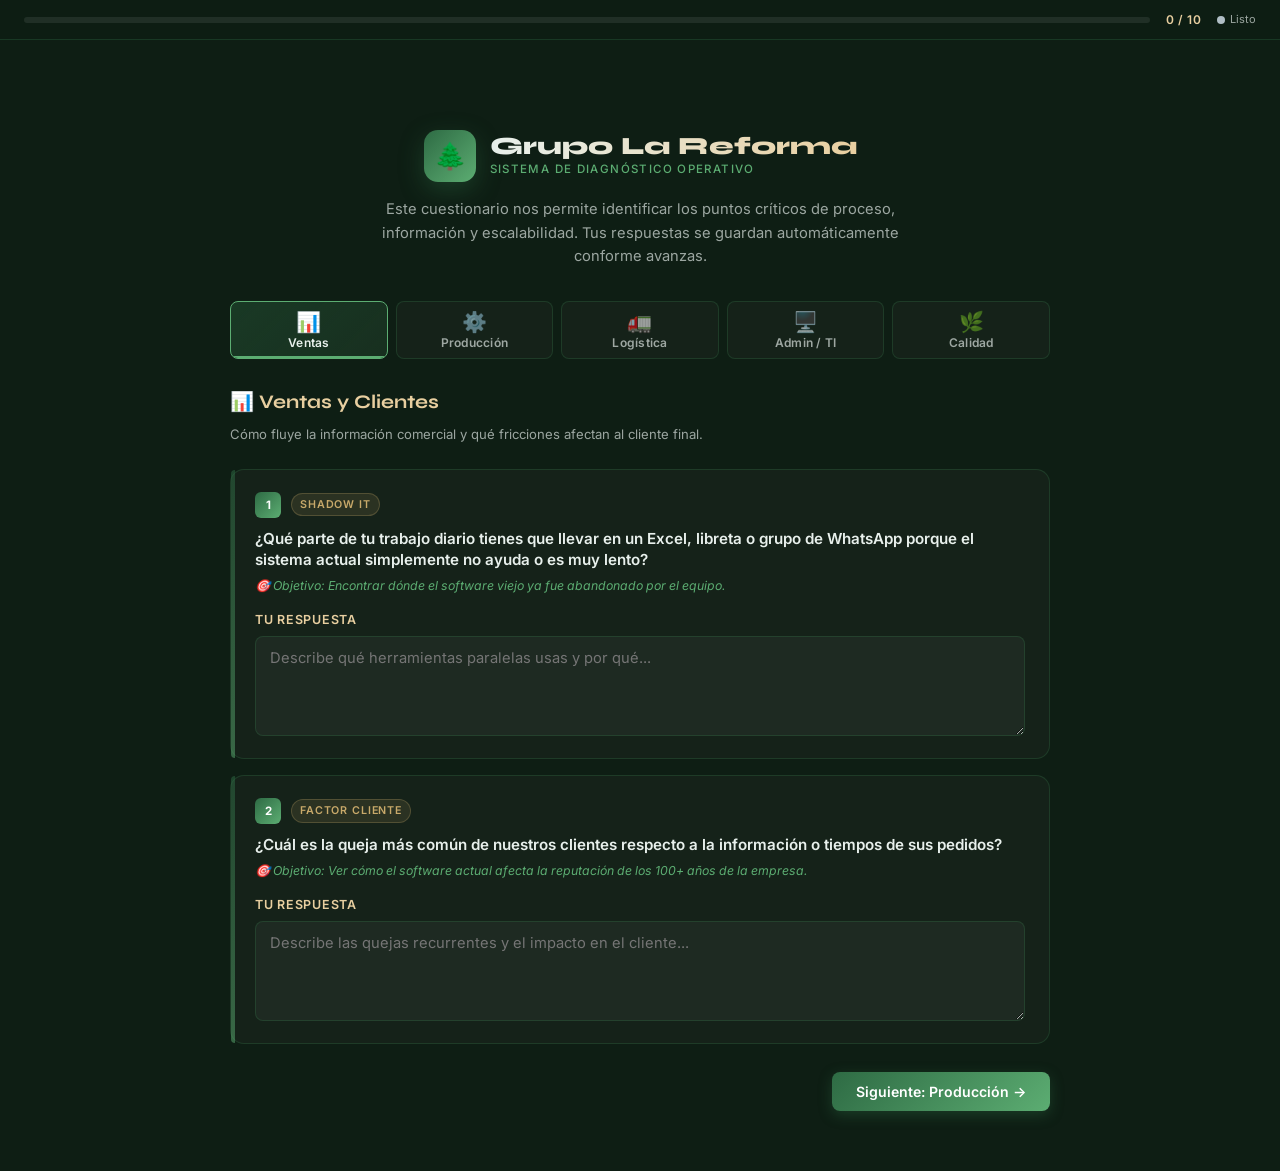
<file: index.html>
<!DOCTYPE html>
<html lang="es">
<head>
  <meta charset="UTF-8" />
  <meta name="viewport" content="width=device-width, initial-scale=1.0" />
  <title>Diagnóstico Operativo · Grupo La Reforma</title>
  <meta name="description" content="Herramienta de diagnóstico operativo profundo para Forestal La Reforma — Industria 4.0." />
  <meta name="robots" content="noindex, nofollow" />
  <link rel="stylesheet" href="style.css" />
</head>
<body>

<!-- ═══════════════════════════════════════
     BARRA DE PROGRESO PERSISTENTE
═══════════════════════════════════════ -->
<div id="progress-bar-container" role="progressbar" aria-valuemin="0" aria-valuemax="100">
  <div id="progress-track">
    <div id="progress-fill"></div>
  </div>
  <span id="progress-label">0 / 10</span>
  <div id="autosave-indicator">
    <div id="autosave-dot"></div>
    <span id="autosave-text">Listo</span>
  </div>
</div>

<!-- ═══════════════════════════════════════
     APLICACIÓN PRINCIPAL
═══════════════════════════════════════ -->
<div id="app">

  <!-- HEADER -->
  <header class="site-header">
    <div class="logo-wrapper" id="logo-btn" role="button" tabindex="0" aria-label="Logo Grupo La Reforma">
      <div class="logo-icon" id="logo-icon">🌲</div>
      <div class="logo-text">
        <div class="logo-name">Grupo La Reforma</div>
        <div class="logo-sub">Sistema de Diagnóstico Operativo</div>
      </div>
    </div>
    <p class="header-desc mt-4">
      Este cuestionario nos permite identificar los puntos críticos de proceso, información y escalabilidad.
      Tus respuestas se guardan automáticamente conforme avanzas.
    </p>
  </header>



  <nav class="section-nav" id="section-nav" aria-label="Secciones del diagnóstico">
    <button class="section-tab active" data-section="0" id="tab-0">
      <span class="tab-icon">📊</span><span class="tab-label">Ventas</span><span class="tab-check" id="check-0">✓</span>
    </button>
    <button class="section-tab" data-section="1" id="tab-1">
      <span class="tab-icon">⚙️</span><span class="tab-label">Producción</span><span class="tab-check" id="check-1">✓</span>
    </button>
    <button class="section-tab" data-section="2" id="tab-2">
      <span class="tab-icon">🚛</span><span class="tab-label">Logística</span><span class="tab-check" id="check-2">✓</span>
    </button>
    <button class="section-tab" data-section="3" id="tab-3">
      <span class="tab-icon">🖥️</span><span class="tab-label">Admin / TI</span><span class="tab-check" id="check-3">✓</span>
    </button>
    <button class="section-tab" data-section="4" id="tab-4">
      <span class="tab-icon">🌿</span><span class="tab-label">Calidad</span><span class="tab-check" id="check-4">✓</span>
    </button>
  </nav>

  <!-- ════════════════════════════════
       SECCIÓN 0: VENTAS
  ════════════════════════════════ -->
  <div class="section-panel active" id="panel-0">
    <h2 class="section-title">📊 Ventas y Clientes</h2>
    <p class="section-desc">Cómo fluye la información comercial y qué fricciones afectan al cliente final.</p>

    <!-- Q1 -->
    <div class="question-card" id="card-q1">
      <div class="q-meta">
        <div class="q-num">1</div>
        <span class="q-tag">Shadow IT</span>
      </div>
      <p class="q-title">¿Qué parte de tu trabajo diario tienes que llevar en un Excel, libreta o grupo de WhatsApp porque el sistema actual simplemente no ayuda o es muy lento?</p>
      <p class="q-objetivo">🎯 Objetivo: Encontrar dónde el software viejo ya fue abandonado por el equipo.</p>
      <div class="field-group">
        <label class="field-label" for="q1">Tu respuesta</label>
        <textarea id="q1" data-qid="q1" data-seccion="Ventas"
          data-texto="¿Qué parte de tu trabajo diario tienes que llevar en un Excel, libreta o grupo de WhatsApp porque el sistema actual simplemente no ayuda o es muy lento?"
          placeholder="Describe qué herramientas paralelas usas y por qué..."></textarea>
      </div>
    </div>

    <!-- Q2 -->
    <div class="question-card" id="card-q2">
      <div class="q-meta">
        <div class="q-num">2</div>
        <span class="q-tag">Factor Cliente</span>
      </div>
      <p class="q-title">¿Cuál es la queja más común de nuestros clientes respecto a la información o tiempos de sus pedidos?</p>
      <p class="q-objetivo">🎯 Objetivo: Ver cómo el software actual afecta la reputación de los 100+ años de la empresa.</p>
      <div class="field-group">
        <label class="field-label" for="q2">Tu respuesta</label>
        <textarea id="q2" data-qid="q2" data-seccion="Ventas"
          data-texto="¿Cuál es la queja más común de nuestros clientes respecto a la información o tiempos de sus pedidos?"
          placeholder="Describe las quejas recurrentes y el impacto en el cliente..."></textarea>
      </div>
    </div>

    <div class="section-actions">
      <button class="btn btn-primary" onclick="goToSection(1)">Siguiente: Producción →</button>
    </div>
  </div>

  <!-- ════════════════════════════════
       SECCIÓN 1: PRODUCCIÓN
  ════════════════════════════════ -->
  <div class="section-panel" id="panel-1">
    <h2 class="section-title">⚙️ Producción y Procesos</h2>
    <p class="section-desc">Procesos críticos de manufactura: secado, tratamiento a presión y control de calidad.</p>

    <!-- Q3 -->
    <div class="question-card" id="card-q3">
      <div class="q-meta">
        <div class="q-num">3</div>
        <span class="q-tag">Puntos Ciegos</span>
      </div>
      <p class="q-title">¿Cuál es esa pregunta que te hacen seguido y que te toma más de 10 minutos contestar porque tienes que buscar en varios lados? (Ej: "¿Cuánto pino nos queda para el sector ferroviario?")</p>
      <p class="q-objetivo">🎯 Objetivo: Identificar la falta de visibilidad de inventario en tiempo real.</p>
      <div class="field-group">
        <label class="field-label" for="q3">Tu respuesta</label>
        <textarea id="q3" data-qid="q3" data-seccion="Producción"
          data-texto="¿Cuál es esa pregunta que te hacen seguido y que te toma más de 10 minutos contestar porque tienes que buscar en varios lados?"
          placeholder="Describe cuál consulta te 'roba' más tiempo y en qué sistemas buscas..."></textarea>
      </div>
    </div>

    <!-- Q4 -->
    <div class="question-card" id="card-q4">
      <div class="q-meta">
        <div class="q-num">4</div>
        <span class="q-tag">Cuello de Botella</span>
      </div>
      <p class="q-title">Si hoy llegara un pedido de 5 veces el volumen normal de postes o durmientes, ¿en qué parte de la oficina o planta se haría el mayor "atascadero" de papeles y trámites?</p>
      <p class="q-objetivo">🎯 Objetivo: Encontrar el proceso que no es escalable bajo demanda pico.</p>
      <div class="field-group">
        <label class="field-label" for="q4">Tu respuesta</label>
        <textarea id="q4" data-qid="q4" data-seccion="Producción"
          data-texto="Si hoy llegara un pedido de 5 veces el volumen normal, ¿en qué parte de la planta se haría el mayor 'atascadero'?"
          placeholder="Describe el punto exacto de fractura bajo volumen alto..."></textarea>
      </div>
    </div>

    <!-- Q5 -->
    <div class="question-card" id="card-q5">
      <div class="q-meta">
        <div class="q-num">5</div>
        <span class="q-tag">Control Técnico</span>
      </div>
      <p class="q-title">En los procesos de Secado en Estufa y Tratamiento a Presión, ¿cómo se registran actualmente los parámetros críticos (temperatura, tiempo, presión, agente químico)? ¿En papel, en Excel, en algún sistema?</p>
      <p class="q-objetivo">🎯 Objetivo: Evaluar el estado de digitalización del núcleo MES de la planta.</p>
      <div class="field-group">
        <label class="field-label" for="q5">Tu respuesta</label>
        <textarea id="q5" data-qid="q5" data-seccion="Producción"
          data-texto="En Secado en Estufa y Tratamiento a Presión, ¿cómo se registran actualmente los parámetros críticos (temperatura, tiempo, presión, agente químico)?"
          placeholder="Describe el método actual de registro y sus limitaciones..."></textarea>
      </div>
    </div>

    <div class="section-actions">
      <button class="btn btn-secondary" onclick="goToSection(0)">← Ventas</button>
      <button class="btn btn-primary" onclick="goToSection(2)">Siguiente: Logística →</button>
    </div>
  </div>

  <!-- ════════════════════════════════
       SECCIÓN 2: LOGÍSTICA
  ════════════════════════════════ -->
  <div class="section-panel" id="panel-2">
    <h2 class="section-title">🚛 Logística y Distribución</h2>
    <p class="section-desc">Flujo de producto terminado desde planta hasta el cliente, entregas y trazabilidad.</p>

    <!-- Q6 -->
    <div class="question-card" id="card-q6">
      <div class="q-meta">
        <div class="q-num">6</div>
        <span class="q-tag">Burocracia del Dato</span>
      </div>
      <p class="q-title">¿Qué información tienes que capturar dos o tres veces en diferentes formatos o pantallas para que un proceso avance? (Ej: De la nota de remisión al inventario y luego a la factura)</p>
      <p class="q-objetivo">🎯 Objetivo: Detectar ineficiencias de tiempo eliminables con automatización básica.</p>
      <div class="field-group">
        <label class="field-label" for="q6">Tu respuesta</label>
        <textarea id="q6" data-qid="q6" data-seccion="Logística"
          data-texto="¿Qué información tienes que capturar dos o tres veces en diferentes formatos o pantallas para que un proceso avance?"
          placeholder="Describe los datos que se duplican y en qué sistemas ocurre..."></textarea>
      </div>
    </div>

    <!-- Q7 -->
    <div class="question-card" id="card-q7">
      <div class="q-meta">
        <div class="q-num">7</div>
        <span class="q-tag">Multisitio</span>
      </div>
      <p class="q-title">¿Cómo se coordina actualmente el inventario y las órdenes entre las operaciones de Monterrey y Durango? ¿Existe visibilidad en tiempo real o se trabaja "a ciegas" entre sitios?</p>
      <p class="q-objetivo">🎯 Objetivo: Mapear brechas de sincronización en operaciones multisitio.</p>
      <div class="field-group">
        <label class="field-label" for="q7">Tu respuesta</label>
        <textarea id="q7" data-qid="q7" data-seccion="Logística"
          data-texto="¿Cómo se coordina actualmente el inventario y las órdenes entre Monterrey y Durango?"
          placeholder="Describe el mecanismo de coordinación y sus brechas..."></textarea>
      </div>
    </div>

    <div class="section-actions">
      <button class="btn btn-secondary" onclick="goToSection(1)">← Producción</button>
      <button class="btn btn-primary" onclick="goToSection(3)">Siguiente: Admin/TI →</button>
    </div>
  </div>

  <!-- ════════════════════════════════
       SECCIÓN 3: ADMIN / TI
  ════════════════════════════════ -->
  <div class="section-panel" id="panel-3">
    <h2 class="section-title">🖥️ Administración y Sistemas</h2>
    <p class="section-desc">Estado actual de los sistemas de información y el impacto en la operación.</p>

    <!-- Q8 -->
    <div class="question-card" id="card-q8">
      <div class="q-meta">
        <div class="q-num">8</div>
        <span class="q-tag">Shadow IT</span>
      </div>
      <p class="q-title">¿Cuántos sistemas o softwares diferentes usan regularmente para hacer una sola tarea del principio al fin? (Ej: ERP + Excel + Email + WhatsApp para cerrar un pedido)</p>
      <p class="q-objetivo">🎯 Objetivo: Cuantificar la fragmentación tecnológica real de la operación.</p>
      <div class="field-group">
        <label class="field-label" for="q8">Tu respuesta</label>
        <textarea id="q8" data-qid="q8" data-seccion="Admin"
          data-texto="¿Cuántos sistemas o softwares diferentes usan regularmente para hacer una sola tarea del principio al fin?"
          placeholder="Lista los sistemas y el flujo de trabajo actual..."></textarea>
      </div>
    </div>

    <!-- Q9 -->
    <div class="question-card" id="card-q9">
      <div class="q-meta">
        <div class="q-num">9</div>
        <span class="q-tag">Normativa</span>
      </div>
      <p class="q-title">Para cumplir con los reportes de certificación (AWPA, AREMA, FSC, PROFEPA), ¿el equipo genera la documentación de forma automática o es un proceso manual que genera estrés al cierre de auditorías?</p>
      <p class="q-objetivo">🎯 Objetivo: Identificar el nivel de automatización en cumplimiento normativo crítico.</p>
      <div class="field-group">
        <label class="field-label" for="q9">Tu respuesta</label>
        <textarea id="q9" data-qid="q9" data-seccion="Admin"
          data-texto="Para los reportes de certificación (AWPA, AREMA, FSC, PROFEPA), ¿la documentación se genera automáticamente o es un proceso manual?"
          placeholder="Describe el proceso de documentación para auditorías y el nivel de automatización..."></textarea>
      </div>
    </div>

    <div class="section-actions">
      <button class="btn btn-secondary" onclick="goToSection(2)">← Logística</button>
      <button class="btn btn-primary" onclick="goToSection(4)">Siguiente: Calidad →</button>
    </div>
  </div>

  <!-- ════════════════════════════════
       SECCIÓN 4: CALIDAD
  ════════════════════════════════ -->
  <div class="section-panel" id="panel-4">
    <h2 class="section-title">🌿 Calidad y Visión de Futuro</h2>
    <p class="section-desc">La perspectiva estratégica del equipo sobre qué mejorar primero.</p>

    <!-- Q10 -->
    <div class="question-card" id="card-q10">
      <div class="q-meta">
        <div class="q-num">10</div>
        <span class="q-tag">Visión Estratégica</span>
      </div>
      <p class="q-title">Si tuvieras una varita mágica y pudieras cambiar UN SOLO proceso de la empresa mañana (el que más tiempo te roba o más errores genera), ¿cuál sería y por qué?</p>
      <p class="q-objetivo">🎯 Objetivo: Identificar el quick-win de mayor impacto percibido por el equipo operativo.</p>
      <div class="field-group">
        <label class="field-label" for="q10">Tu respuesta</label>
        <textarea id="q10" data-qid="q10" data-seccion="Calidad"
          data-texto="Si pudieras cambiar UN SOLO proceso de la empresa mañana, ¿cuál sería y por qué?"
          placeholder="Describe el proceso, por qué te afecta y cómo lo cambiarías..."></textarea>
      </div>
    </div>

    <div class="section-actions">
      <button class="btn btn-secondary" onclick="goToSection(3)">← Admin/TI</button>
      <button class="btn btn-wood" onclick="finalizarDiagnostico()">✅ Finalizar Diagnóstico</button>
    </div>
  </div>

  <!-- ════════════════════════════════
       PANEL FINAL
  ════════════════════════════════ -->
  <div class="section-panel" id="panel-finish">
    <div class="finish-card">
      <div class="finish-icon">🎯</div>
      <h2 class="finish-title">¡Diagnóstico Completado!</h2>
      <p class="finish-desc">
        Tus respuestas han sido guardadas y procesadas.<br />
        El equipo de Antigravity analizará los datos para generar el reporte de transformación digital.
      </p>
      <div style="display:flex; gap:12px; justify-content:center; flex-wrap:wrap;">
        <button class="btn btn-secondary" onclick="reiniciarDiagnostico()">↩ Nuevo Diagnóstico</button>
      </div>
      <p class="text-suave mt-4" style="font-size:0.78rem;">
        Sesión: <code id="session-display" style="color:var(--verde-claro);"></code>
      </p>
    </div>
  </div>

</div>
<!-- /app -->

<!-- ════════════════════════════════
     ZONA ADMIN SECRETA (5 clicks en logo)
════════════════════════════════ -->
<div id="admin-secret-zone" class="hidden">
  <div id="admin-panel">
    <h3>🔐 Panel Administrador</h3>
    <div style="display:flex; gap:12px; align-items:flex-end; flex-wrap:wrap;">
      <div class="field-group" style="flex:1; min-width:200px;">
        <label class="field-label" for="admin-password-input">Password de Acceso</label>
        <input type="password" id="admin-password-input" placeholder="••••••••••••" maxlength="50" />
      </div>
      <button class="btn btn-secondary" onclick="verificarAdmin()">Verificar</button>
    </div>
    <div id="admin-export-zone" style="margin-top:16px; display:none;">
      <div style="display:flex; gap:12px; flex-wrap:wrap;">
        <button class="btn btn-wood" onclick="exportarMarkdown()" id="btn-exportar">
          📄 Exportar Master Markdown
        </button>
        <button class="btn btn-secondary" onclick="exportarLocal()">
          💾 Exportar Local (sin DB)
        </button>
      </div>
      <p class="text-suave mt-4" style="font-size:0.78rem;">
        ⚡ Conectado a Cloudflare D1 · Worker activo
      </p>
    </div>
  </div>
</div>

<!-- TOAST -->
<div id="toast" role="alert" aria-live="polite"></div>

<!-- ════════════════════════════════
     JAVASCRIPT PRINCIPAL
════════════════════════════════ -->
<script>
// ═══════════════════════════════════════════
//  CONFIGURACIÓN
// ═══════════════════════════════════════════

// 🔧 REEMPLAZA ESTA URL con la URL de tu Cloudflare Worker desplegado
const WORKER_URL = 'https://diagnostico-reforma2.4nwq6cqmyj.workers.dev';
const ADMIN_PASSWORD = 'Soberania2026';

// Total de preguntas
const TOTAL_PREGUNTAS = 10;

// ═══════════════════════════════════════════
//  ESTADO DE LA APLICACIÓN
// ═══════════════════════════════════════════
let currentSection = 0;
let logoClickCount = 0;
let logoClickTimeout = null;
let userSession = null;
let autosaveTimer = null;
let isAdminUnlocked = false;

// Inicializar o recuperar sesión
function initSession() {
  userSession = localStorage.getItem('glr_session');
  if (!userSession) {
    userSession = generateUUID();
    localStorage.setItem('glr_session', userSession);
  }
  document.getElementById('session-display').textContent = userSession.slice(0, 18) + '…';

  // Restaurar respuestas guardadas localmente
  restaurarRespuestas();
}

function generateUUID() {
  return ([1e7]+-1e3+-4e3+-8e3+-1e11).replace(/[018]/g, c =>
    (c ^ crypto.getRandomValues(new Uint8Array(1))[0] & 15 >> c / 4).toString(16)
  );
}

// ═══════════════════════════════════════════
//  PROGRESO
// ═══════════════════════════════════════════
function actualizarProgreso() {
  const inputs = document.querySelectorAll('textarea[data-qid]');
  let respondidas = 0;
  inputs.forEach(el => { if (el.value.trim().length >= 3) respondidas++; });
  
  const pct = Math.round((respondidas / TOTAL_PREGUNTAS) * 100);
  document.getElementById('progress-fill').style.width = pct + '%';
  document.getElementById('progress-label').textContent = `${respondidas} / ${TOTAL_PREGUNTAS}`;
  document.getElementById('progress-fill').setAttribute('aria-valuenow', pct);

  // Marcar tabs completados
  const secciones = ['Ventas', 'Producción', 'Logística', 'Admin', 'Calidad'];
  secciones.forEach((sec, i) => {
    const secInputs = document.querySelectorAll(`textarea[data-seccion="${sec}"]`);
    const todas = Array.from(secInputs).every(el => el.value.trim().length >= 3);
    const check = document.getElementById('check-' + i);
    const tab = document.getElementById('tab-' + i);
    if (check) check.style.opacity = todas ? '1' : '0';
    if (tab) {
      if (todas) tab.classList.add('completed');
      else tab.classList.remove('completed');
    }
  });

  // Destacar tarjetas con respuesta
  inputs.forEach(el => {
    const card = document.getElementById('card-' + el.id);
    if (card) {
      if (el.value.trim().length >= 3) card.classList.add('has-answer');
      else card.classList.remove('has-answer');
    }
  });
}

// ═══════════════════════════════════════════
//  NAVEGACIÓN DE SECCIONES
// ═══════════════════════════════════════════
function goToSection(idx) {
  // Guardar antes de cambiar
  autoguardar();

  // Ocultar panel actual, activar nuevo
  document.querySelectorAll('.section-panel').forEach((p, i) => {
    p.classList.toggle('active', i === idx);
  });
  document.querySelectorAll('.section-tab').forEach((t, i) => {
    t.classList.toggle('active', i === idx);
  });
  currentSection = idx;

  // Scroll al inicio del form
  document.getElementById('section-nav').scrollIntoView({ behavior: 'smooth', block: 'start' });
}

// ═══════════════════════════════════════════
//  AUTO-GUARDADO (Cloudflare D1)
// ═══════════════════════════════════════════
function setAutosaveStatus(status) {
  const dot = document.getElementById('autosave-dot');
  const txt = document.getElementById('autosave-text');
  dot.className = '';
  switch (status) {
    case 'saving': dot.classList.add('saving'); txt.textContent = 'Guardando…'; break;
    case 'saved':  dot.classList.add('saved');  txt.textContent = 'Guardado ✓'; break;
    case 'error':  dot.classList.add('error');  txt.textContent = 'Error al guardar'; break;
    default:       txt.textContent = 'Listo'; break;
  }
}

function recolectarRespuestas() {
  const inputs = document.querySelectorAll('textarea[data-qid]');
  const respuestas = [];
  inputs.forEach(el => {
    respuestas.push({
      pregunta_id:   el.dataset.qid,
      seccion:       el.dataset.seccion,
      pregunta_texto: el.dataset.texto,
      respuesta:     el.value.trim(),
    });
  });
  return respuestas;
}

function guardarLocalmente(respuestas) {
  const data = {};
  respuestas.forEach(r => { data[r.pregunta_id] = r.respuesta; });
  localStorage.setItem('glr_respuestas', JSON.stringify(data));
}

function restaurarRespuestas() {
  const saved = JSON.parse(localStorage.getItem('glr_respuestas') || '{}');
  Object.entries(saved).forEach(([qid, valor]) => {
    const el = document.getElementById(qid);
    if (el && valor) el.value = valor;
  });
  actualizarProgreso();
}

async function autoguardar() {
  setAutosaveStatus('saving');
  const respuestas = recolectarRespuestas();
  guardarLocalmente(respuestas);

  // Enviar al Worker de Cloudflare D1
  try {
    // Guardar respuestas
    const res = await fetch(`${WORKER_URL}/save`, {
      method: 'POST',
      headers: { 'Content-Type': 'application/json' },
      body: JSON.stringify({ user_session: userSession, respuestas }),
    });

    if (res.ok) {
      setAutosaveStatus('saved');
      setTimeout(() => setAutosaveStatus('idle'), 3000);
    } else {
      throw new Error('HTTP ' + res.status);
    }
  } catch (err) {
    // Si el Worker no está configurado aún, guardamos solo localmente
    console.warn('Worker no disponible, guardado local:', err.message);
    setAutosaveStatus('saved'); // Mostrar como guardado (local)
    setTimeout(() => setAutosaveStatus('idle'), 3000);
  }
}

function debouncedAutoguardar() {
  clearTimeout(autosaveTimer);
  autosaveTimer = setTimeout(autoguardar, 1500);
}

// ═══════════════════════════════════════════
//  FINALIZAR DIAGNÓSTICO
// ═══════════════════════════════════════════
async function finalizarDiagnostico() {
  await autoguardar();

  // Ocultar todos los paneles y tabs, mostrar finish
  document.querySelectorAll('.section-panel').forEach(p => p.classList.remove('active'));
  document.getElementById('panel-finish').classList.add('active');
  document.getElementById('section-nav').style.display = 'none';

  showToast('✅ ¡Diagnóstico guardado! Gracias por tu participación.', 'success');
}

function reiniciarDiagnostico() {
  localStorage.removeItem('glr_session');
  localStorage.removeItem('glr_respuestas');
  window.location.reload();
}

// ═══════════════════════════════════════════
//  PANEL ADMIN SECRETO — 5 CLICKS EN LOGO
// ═══════════════════════════════════════════
function inicializarSecretoLogo() {
  const logoBtn = document.getElementById('logo-btn');
  const logoIcon = document.getElementById('logo-icon');

  logoBtn.addEventListener('click', () => {
    logoClickCount++;
    clearTimeout(logoClickTimeout);

    if (logoClickCount >= 5) {
      logoClickCount = 0;
      logoIcon.classList.add('shake');
      setTimeout(() => logoIcon.classList.remove('shake'), 500);
      document.getElementById('admin-secret-zone').classList.remove('hidden');
      showToast('🔐 Panel de administrador habilitado', 'info');
      setTimeout(() => {
        document.getElementById('admin-secret-zone').scrollIntoView({ behavior: 'smooth' });
      }, 400);
    }

    // Reset contador después de 2 segundos de inactividad
    logoClickTimeout = setTimeout(() => { logoClickCount = 0; }, 2000);
  });

  // Soporte teclado
  logoBtn.addEventListener('keydown', e => { if (e.key === 'Enter' || e.key === ' ') logoBtn.click(); });
}

function verificarAdmin() {
  const pwd = document.getElementById('admin-password-input').value;
  if (pwd === ADMIN_PASSWORD) {
    document.getElementById('admin-export-zone').style.display = 'block';
    document.getElementById('admin-password-input').style.borderColor = 'var(--exito)';
    isAdminUnlocked = true;
    showToast('🔓 Acceso de administrador concedido.', 'success');
  } else {
    document.getElementById('admin-password-input').style.borderColor = 'var(--error)';
    showToast('❌ Password incorrecto. Intenta de nuevo.', 'error');
  }
}

// Tecla Enter en el campo de password
document.addEventListener('DOMContentLoaded', () => {
  document.getElementById('admin-password-input').addEventListener('keydown', e => {
    if (e.key === 'Enter') verificarAdmin();
  });
});

// ═══════════════════════════════════════════
//  EXPORTAR MASTER MARKDOWN (Worker)
// ═══════════════════════════════════════════
async function exportarMarkdown() {
  if (!isAdminUnlocked) return;
  const btn = document.getElementById('btn-exportar');
  btn.textContent = '⏳ Generando reporte…';
  btn.disabled = true;

  try {
    const res = await fetch(`${WORKER_URL}/export?password=${ADMIN_PASSWORD}`, {
      headers: { 'X-Admin-Password': ADMIN_PASSWORD },
    });

    if (!res.ok) {
      const err = await res.json();
      throw new Error(err.error || 'Error del servidor');
    }

    const md = await res.text();
    descargarArchivo(md, `diagnostico-reforma-${Date.now()}.md`, 'text/markdown');
    showToast('📄 Reporte Master descargado exitosamente.', 'success');
  } catch (err) {
    showToast('❌ Error: ' + err.message + '. Usa "Exportar Local" como alternativa.', 'error');
  } finally {
    btn.textContent = '📄 Exportar Master Markdown';
    btn.disabled = false;
  }
}

// Exportar desde datos locales (sin necesidad del Worker)
function exportarLocal() {
  if (!isAdminUnlocked) return;
  const respuestas = recolectarRespuestas();
  const now = new Date().toLocaleString('es-MX');

  let md = `# 📊 Reporte Local: Diagnóstico Operativo\n`;
  md += `**Empresa:** Grupo La Reforma / Forestal La Reforma\n`;
  md += `**Generado:** ${now}\n`;
  md += `**Sesión:** \`${userSession}\`\n\n---\n\n`;

  // Agrupar por sección
  const bySec = {};
  respuestas.forEach(r => {
    if (!bySec[r.seccion]) bySec[r.seccion] = [];
    bySec[r.seccion].push(r);
  });

  for (const [sec, items] of Object.entries(bySec)) {
    md += `## 📁 ${sec}\n\n`;
    items.forEach(item => {
      md += `**${item.pregunta_texto}**\n`;
      md += `> ${item.respuesta || '_Sin respuesta_'}\n\n`;
    });
  }

  md += `\n---\n*Exportado localmente — Antigravity AI System*\n`;
  descargarArchivo(md, `diagnostico-local-${Date.now()}.md`, 'text/markdown');
  showToast('💾 Reporte local descargado.', 'success');
}

function descargarArchivo(contenido, nombre, tipo) {
  const blob = new Blob([contenido], { type: tipo });
  const url = URL.createObjectURL(blob);
  const a = document.createElement('a');
  a.href = url; a.download = nombre;
  document.body.appendChild(a);
  a.click();
  document.body.removeChild(a);
  URL.revokeObjectURL(url);
}

// ═══════════════════════════════════════════
//  TOAST NOTIFICATIONS
// ═══════════════════════════════════════════
let toastTimeout = null;
function showToast(msg, type = 'info') {
  const toast = document.getElementById('toast');
  const icons = { success: '✅', error: '❌', info: '💡', warning: '⚠️' };
  toast.innerHTML = `<span>${icons[type] || '💡'}</span><span>${msg}</span>`;
  toast.style.borderColor = type === 'error' ? 'rgba(229,115,115,0.4)' 
    : type === 'success' ? 'rgba(102,187,106,0.4)' : 'var(--borde)';
  toast.classList.add('show');
  clearTimeout(toastTimeout);
  toastTimeout = setTimeout(() => toast.classList.remove('show'), 4500);
}

// ═══════════════════════════════════════════
//  NAVEGACIÓN DE TABS (evento)
// ═══════════════════════════════════════════
document.getElementById('section-nav').addEventListener('click', e => {
  const btn = e.target.closest('.section-tab');
  if (btn) goToSection(parseInt(btn.dataset.section));
});

// ═══════════════════════════════════════════
//  LISTENERS EN TEXTAREAS
// ═══════════════════════════════════════════
document.querySelectorAll('textarea[data-qid]').forEach(el => {
  el.addEventListener('input', () => {
    actualizarProgreso();
    debouncedAutoguardar();
  });
});

// Guardar antes de cerrar pestaña
window.addEventListener('beforeunload', () => {
  guardarLocalmente(recolectarRespuestas());
});

// ═══════════════════════════════════════════
//  BOOTSTRAP
// ═══════════════════════════════════════════
initSession();
inicializarSecretoLogo();
actualizarProgreso();

// Auto-guardado inicial con los datos restaurados
setTimeout(actualizarProgreso, 300);
</script>

</body>
</html>
</file>
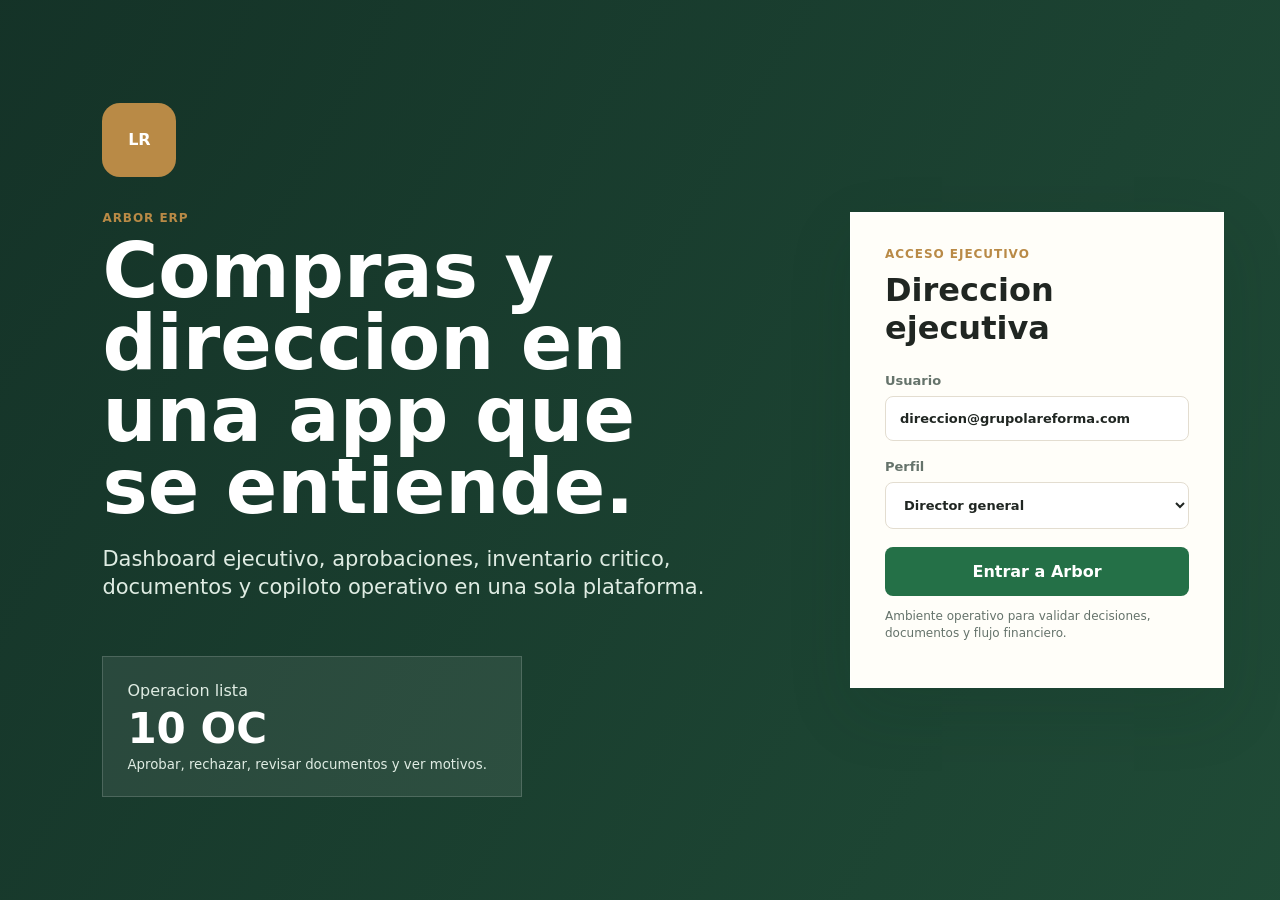
<file: demo-app/index.html>
<!doctype html>
<html lang="es">
  <head>
    <meta charset="UTF-8" />
    <meta name="viewport" content="width=device-width, initial-scale=1, viewport-fit=cover" />
    <meta name="theme-color" content="#102f24" />
    <title>Arbor ERP</title>
    <link rel="manifest" href="manifest.webmanifest" />
    <link rel="icon" href="assets/icon.svg" />
    <link rel="stylesheet" href="styles.css" />
  </head>
  <body>
    <div class="app-shell" id="app">
      <section class="login-view" id="loginView">
        <div class="login-art">
          <div class="brand-mark">LR</div>
          <div>
            <p class="eyebrow">Arbor ERP</p>
            <h1>Compras y direccion en una <br class="mobile-break" />app que se entiende.</h1>
            <p class="lead">Dashboard ejecutivo, aprobaciones, inventario critico, documentos y copiloto operativo en una sola plataforma.</p>
          </div>
          <div class="sync-card">
            <span>Operacion lista</span>
            <strong>10 OC</strong>
            <small>Aprobar, rechazar, revisar documentos y ver motivos.</small>
          </div>
        </div>
        <form class="login-panel" id="loginForm">
          <p class="eyebrow">Acceso ejecutivo</p>
          <h2>Direccion ejecutiva</h2>
          <label>
            Usuario
            <input value="direccion@grupolareforma.com" autocomplete="username" />
          </label>
          <label>
            Perfil
            <select>
              <option>Director general</option>
              <option>Compras</option>
              <option>Finanzas</option>
            </select>
          </label>
          <button type="submit">Entrar a Arbor</button>
          <p class="fine-print">Ambiente operativo para validar decisiones, documentos y flujo financiero.</p>
        </form>
      </section>

      <section class="workspace hidden" id="workspace">
        <aside class="sidebar">
          <div class="side-brand">
            <div class="brand-mark small">LR</div>
            <div>
              <strong>Grupo La Reforma</strong>
              <span>Arbor ERP</span>
            </div>
          </div>
          <nav class="nav-list" aria-label="Vistas">
            <button class="nav-item active" data-view="dashboard">Dashboard</button>
            <button class="nav-item" data-view="ventas">Ventas</button>
            <button class="nav-item" data-view="embarques">Embarques</button>
            <button class="nav-item" data-view="compras">Compras</button>
            <button class="nav-item" data-view="inventario">Inventario</button>
            <button class="nav-item muted-module" disabled>Manufactura</button>
            <button class="nav-item" data-view="facturacion">Facturacion</button>
            <button class="nav-item" data-view="cxc">CxC</button>
            <button class="nav-item" data-view="cxp">CxP</button>
            <button class="nav-item" data-view="bancos">Bancos</button>
          </nav>
          <div class="side-note">
            <span class="status-dot"></span>
            Operacion activa.
          </div>
        </aside>

        <main class="main">
          <header class="topbar">
            <div>
              <p class="eyebrow" id="viewKicker">Centro de mando</p>
              <h2 id="viewTitle">Dashboard ejecutivo</h2>
            </div>
            <button class="mobile-menu-btn" id="mobileMenuBtn" type="button" aria-label="Abrir modulos" aria-expanded="false">
              <span></span>
              <span></span>
              <span></span>
            </button>
            <div class="command-center">
              <input id="globalSearch" type="search" placeholder="Buscar OC, proveedor, SKU..." autocomplete="off" />
              <div class="command-results" id="commandResults" hidden></div>
            </div>
            <div class="top-actions">
              <button class="ghost notification-trigger" id="notifyBtn">Alertas <span id="notifyCount">0</span></button>
              <button class="ghost" id="installBtn" hidden>Instalar app</button>
              <button class="ghost" id="resetBtn">Reiniciar sesion</button>
            </div>
            <div class="notification-panel" id="notificationPanel" hidden></div>
          </header>

          <section class="view active" id="dashboardView">
            <div class="hero-grid focus-only">
              <article class="ai-card">
                <p class="eyebrow">Copiloto operativo</p>
                <h3>Hoy requiere atencion</h3>
                <div class="today-list" id="aiDecisions"></div>
              </article>
            </div>
            <div class="embedded-intel-grid">
              <article class="panel intelligence-output">
                <div class="panel-head">
                  <div>
                    <p class="eyebrow">Arbor Intelligence</p>
                    <h3>Brief operativo</h3>
                  </div>
                  <button class="text-link" data-intel="brief">Regenerar</button>
                </div>
                <div id="intelResult"></div>
              </article>
              <article class="panel anomaly-workbench">
                <div class="panel-head">
                  <div>
                    <p class="eyebrow">Arbor Intelligence</p>
                    <h3>Radar de anomalias</h3>
                  </div>
                  <span id="anomalyCount"></span>
                </div>
                <div id="anomalyList"></div>
                <div id="anomalyDetail"></div>
              </article>
            </div>
            <div class="kpi-grid" id="kpiGrid"></div>
            <article class="panel drilldown-panel" id="kpiDrilldown"></article>
            <div class="split-grid">
              <article class="panel">
                <div class="panel-head">
                  <h3>Alertas ejecutivas</h3>
                  <span id="syncStamp">Operacion activa</span>
                </div>
                <div class="alerts-list" id="alertsList"></div>
              </article>
              <article class="panel">
                <div class="panel-head">
                  <h3>Inbox de compras</h3>
                  <button class="text-link" data-view-jump="compras">Ver flujo</button>
                </div>
                <div class="mini-inbox" id="miniInbox"></div>
              </article>
            </div>
          </section>

          <section class="view" id="comprasView">
            <div class="purchase-layout">
              <article class="panel inbox-panel">
                <div class="panel-head">
                  <h3>Compras por aprobar</h3>
                  <span>Flujo activo</span>
                </div>
                <div class="purchase-list" id="purchaseList"></div>
              </article>
              <article class="panel detail-panel" id="purchaseDetail"></article>
            </div>
            <div class="completion-banner" id="completionBanner"></div>
            <article class="panel decision-log-panel">
              <div class="panel-head">
                <h3>Bitacora de decisiones</h3>
                <span>Se actualiza al jugar</span>
              </div>
              <div id="decisionLog"></div>
            </article>
          </section>

          <section class="view" id="inventarioView">
            <div class="mirror-grid">
              <article class="command-card">
                <p class="eyebrow">Inventario critico</p>
                <h3>Ver motivos, impacto y accion sin abrir 5 reportes.</h3>
                <p>Cada SKU puede mostrar cobertura, pedidos afectados, proveedor sugerido y compras relacionadas.</p>
              </article>
              <article class="panel">
                <div class="panel-head">
                  <h3>SKU con atencion</h3>
                  <span>Activo</span>
                </div>
                <div class="table-list" id="inventoryList"></div>
              </article>
            </div>
            <div class="split-grid operational-grid">
              <article class="panel">
                <div class="panel-head">
                  <h3>Movimientos recientes</h3>
                  <span>Hoy</span>
                </div>
                <div id="inventoryMovements"></div>
              </article>
              <article class="panel">
                <div class="panel-head">
                  <h3>Compras ligadas</h3>
                  <span>Impacto directo</span>
                </div>
                <div id="inventoryLinkedPurchases"></div>
              </article>
            </div>
          </section>

          <section class="view" id="ventasView">
            <div class="module-hero">
              <div>
                <p class="eyebrow">Ventas</p>
                <h3>Pedidos, cotizaciones y margen con inventario a la vista.</h3>
                <p>Ventas se conecta con disponibilidad, promesas de entrega y compras pendientes.</p>
              </div>
              <button class="primary-action compact-action" data-view-jump="inventario">Ver inventario critico</button>
            </div>
            <div class="split-grid operational-grid">
              <article class="panel">
                <div class="panel-head">
                  <h3>Pedidos vivos</h3>
                  <span id="salesSummary"></span>
                </div>
                <div id="salesOrders"></div>
              </article>
              <article class="panel">
                <div class="panel-head">
                  <h3>Cotizaciones activas</h3>
                  <span>Pipeline</span>
                </div>
                <div id="salesQuotes"></div>
              </article>
            </div>
          </section>

          <section class="view" id="cxpView">
            <div class="module-hero cxp-hero">
              <div>
                <p class="eyebrow">Cuentas por pagar</p>
                <h3>Lo aprobado en Compras aparece aquí como compromiso financiero.</h3>
                <p>Cuando apruebas una OC, el compromiso aparece con vencimiento, proveedor y origen.</p>
              </div>
              <div class="cxp-total">
                <span>Compromisos visibles</span>
                <strong id="cxpTotal">$0</strong>
              </div>
            </div>
            <div class="split-grid operational-grid">
              <article class="panel">
                <div class="panel-head">
                  <h3>CxP por programar</h3>
                  <span id="cxpCount"></span>
                </div>
                <div id="payablesList"></div>
              </article>
              <article class="panel">
                <div class="panel-head">
                  <h3>Flujo de 7 dias</h3>
                  <span>Hoy</span>
                </div>
                <div id="cashFlowList"></div>
              </article>
            </div>
          </section>

          <section class="view" id="embarquesView">
            <div class="module-hero shipping-hero">
              <div>
                <p class="eyebrow">Embarques</p>
                <h3>La reserva se vuelve salida real cuando se libera el embarque.</h3>
                <p>Ventas compromete inventario; Embarques descuenta fisicamente, genera remision y deja evidencia en el expediente.</p>
              </div>
              <div class="cxp-total">
                <span>Pendientes de salida</span>
                <strong id="shipmentPendingTotal">0</strong>
              </div>
            </div>
            <div class="split-grid operational-grid">
              <article class="panel">
                <div class="panel-head">
                  <h3>Pedidos por embarcar</h3>
                  <span id="shipmentCount"></span>
                </div>
                <div id="shipmentList"></div>
              </article>
              <article class="panel">
                <div class="panel-head">
                  <h3>Regla de inventario</h3>
                  <span>Reserva vs salida</span>
                </div>
                <div id="shipmentRule"></div>
              </article>
            </div>
          </section>

          <section class="view" id="facturacionView">
            <div class="module-hero invoice-hero">
              <div>
                <p class="eyebrow">Facturacion</p>
                <h3>Pedido, factura, CFDI y saldo viven en el mismo expediente.</h3>
                <p>El timbrado queda ligado al pedido y alimenta CxC sin pedir reportes externos.</p>
              </div>
              <div class="cxp-total">
                <span>Facturado visible</span>
                <strong id="invoiceTotal">$0</strong>
              </div>
            </div>
            <div class="split-grid operational-grid">
              <article class="panel">
                <div class="panel-head">
                  <h3>Facturas y CFDI</h3>
                  <span id="invoiceCount"></span>
                </div>
                <div id="invoiceList"></div>
              </article>
              <article class="panel">
                <div class="panel-head">
                  <h3>Cadena de venta</h3>
                  <span>Pedido a cobranza</span>
                </div>
                <div id="invoiceFlow"></div>
              </article>
            </div>
          </section>

          <section class="view" id="cxcView">
            <div class="module-hero cxc-hero">
              <div>
                <p class="eyebrow">Cuentas por cobrar</p>
                <h3>Cobranza conectada a factura, cliente y banco.</h3>
                <p>Registrar un cobro liquida la CxC y genera una entrada bancaria inmediata.</p>
              </div>
              <div class="cxp-total">
                <span>Saldo por cobrar</span>
                <strong id="cxcTotal">$0</strong>
              </div>
            </div>
            <div class="split-grid operational-grid">
              <article class="panel">
                <div class="panel-head">
                  <h3>Cartera abierta</h3>
                  <span id="cxcCount"></span>
                </div>
                <div id="receivablesList"></div>
              </article>
              <article class="panel">
                <div class="panel-head">
                  <h3>Prioridad de cobranza</h3>
                  <span>Hoy</span>
                </div>
                <div id="collectionFocus"></div>
              </article>
            </div>
          </section>

          <section class="view" id="bancosView">
            <div class="module-hero bank-hero">
              <div>
                <p class="eyebrow">Bancos</p>
                <h3>La caja cambia cuando cobras o pagas dentro de Arbor.</h3>
                <p>CxC entra a bancos, CxP sale de bancos y direccion ve el efecto sin esperar reportes manuales.</p>
              </div>
              <div class="cxp-total">
                <span>Banco operativo</span>
                <strong id="bankTotal">$0</strong>
              </div>
            </div>
            <div class="split-grid operational-grid">
              <article class="panel">
                <div class="panel-head">
                  <h3>Cuentas bancarias</h3>
                  <span>Operacion</span>
                </div>
                <div id="bankAccounts"></div>
              </article>
              <article class="panel">
                <div class="panel-head">
                  <h3>Movimientos recientes</h3>
                  <span>3 meses</span>
                </div>
                <div id="bankMovements"></div>
              </article>
            </div>
          </section>

        </main>
        <div class="mobile-nav-backdrop" id="mobileNavBackdrop" hidden></div>
        <nav class="bottom-nav" aria-label="Accesos rapidos">
          <button class="bottom-nav-item active" data-view="dashboard" type="button">
            <span class="bottom-nav-icon">⌂</span>
            <span>Inicio</span>
          </button>
          <button class="bottom-nav-item" data-view="compras" type="button">
            <span class="bottom-nav-icon">✓</span>
            <span>Compras</span>
          </button>
          <button class="bottom-nav-item" data-view="inventario" type="button">
            <span class="bottom-nav-icon">▦</span>
            <span>Inventario</span>
          </button>
          <button class="bottom-nav-item" data-view="cxp" type="button">
            <span class="bottom-nav-icon">$</span>
            <span>CxP</span>
          </button>
        </nav>
      </section>
    </div>
    <div class="toast" id="toast" role="status"></div>

    <div class="tour-overlay" id="tourOverlay" hidden>
      <div class="tour-card">
        <button class="tour-close" data-tour-close aria-label="Cerrar tour">×</button>
        <span id="tourStepLabel"></span>
        <h2 id="tourTitle"></h2>
        <p id="tourBody"></p>
        <div class="tour-actions">
          <button class="ghost" data-tour-close>Cerrar</button>
          <button class="primary-action" data-tour-next>Siguiente</button>
        </div>
      </div>
    </div>

    <dialog class="document-modal" id="documentModal">
      <div class="modal-card">
        <button class="modal-close" id="modalClose" aria-label="Cerrar documento">×</button>
        <p class="eyebrow" id="modalType"></p>
        <h2 id="modalTitle"></h2>
        <div class="modal-meta" id="modalMeta"></div>
        <p id="modalSummary"></p>
        <div class="modal-fields" id="modalFields"></div>
      </div>
    </dialog>

    <script src="simulation-core.js"></script>
    <script src="app.js" type="module"></script>
  </body>
</html>
</file>
<file: style.css>
/* ===================================================
   Diagnóstico Operativo - Grupo La Reforma
   Visual DNA: Verde Forestal + Madera + Acero
   =================================================== */

@import url('https://fonts.googleapis.com/css2?family=Inter:wght@300;400;500;600;700;800&family=Syne:wght@700;800&display=swap');

/* ——— Tokens de ADN Visual ——— */
:root {
  --verde-oscuro:   #1A3A2A;
  --verde-reforma:  #2E6B44;
  --verde-medio:    #3D8B5A;
  --verde-claro:    #5CAD72;
  --madera:         #C8A96A;
  --madera-clara:   #E8CFA0;
  --acero:          #B0BEC5;
  --fondo:          #0E1E14;
  --fondo-card:     #152219;
  --fondo-card2:    #1C2E20;
  --borde:          rgba(46,107,68,0.35);
  --borde-hover:    rgba(92,173,114,0.6);
  --texto:          #E8F0EC;
  --texto-suave:    rgba(232,240,236,0.65);
  --error:          #E57373;
  --exito:          #66BB6A;
  --sombra-card:    0 4px 24px rgba(0,0,0,0.45);
  --radio:          14px;
  --radio-sm:       8px;
  --trans:          0.22s cubic-bezier(0.4,0,0.2,1);
}

/* ——— Reset & Base ——— */
*, *::before, *::after { box-sizing: border-box; margin: 0; padding: 0; }

html { scroll-behavior: smooth; font-size: 16px; }

body {
  font-family: 'Inter', system-ui, sans-serif;
  background: var(--fondo);
  color: var(--texto);
  min-height: 100vh;
  line-height: 1.6;
  overflow-x: hidden;
}

/* ——— Barra de progreso global ——— */
#progress-bar-container {
  position: fixed;
  top: 0; left: 0; right: 0;
  z-index: 1000;
  background: rgba(14,30,20,0.92);
  backdrop-filter: blur(12px);
  border-bottom: 1px solid var(--borde);
  padding: 10px 24px;
  display: flex;
  align-items: center;
  gap: 16px;
}

#progress-track {
  flex: 1;
  height: 6px;
  background: rgba(255,255,255,0.08);
  border-radius: 99px;
  overflow: hidden;
}

#progress-fill {
  height: 100%;
  width: 0%;
  background: linear-gradient(90deg, var(--verde-reforma), var(--verde-claro), var(--madera));
  border-radius: 99px;
  transition: width 0.45s cubic-bezier(0.4,0,0.2,1);
  box-shadow: 0 0 12px rgba(92,173,114,0.5);
}

#progress-label {
  font-size: 12px;
  font-weight: 600;
  color: var(--madera-clara);
  white-space: nowrap;
  letter-spacing: 0.04em;
}

#autosave-indicator {
  font-size: 11px;
  color: var(--texto-suave);
  display: flex;
  align-items: center;
  gap: 5px;
  white-space: nowrap;
}

#autosave-dot {
  width: 8px; height: 8px;
  border-radius: 50%;
  background: var(--acero);
  transition: background var(--trans), box-shadow var(--trans);
}

#autosave-dot.saving { background: var(--madera); box-shadow: 0 0 8px var(--madera); animation: pulse 1s infinite; }
#autosave-dot.saved  { background: var(--exito); box-shadow: 0 0 8px var(--exito); }
#autosave-dot.error  { background: var(--error); box-shadow: 0 0 8px var(--error); }

@keyframes pulse { 0%,100% { opacity:1; } 50% { opacity:0.4; } }

/* ——— Layout principal ——— */
#app {
  max-width: 860px;
  margin: 0 auto;
  padding: 90px 20px 60px;
}

/* ——— Header ——— */
.site-header {
  text-align: center;
  padding: 40px 0 32px;
  position: relative;
}

.logo-wrapper {
  display: inline-flex;
  align-items: center;
  gap: 14px;
  cursor: pointer;
  user-select: none;
}

.logo-icon {
  width: 52px; height: 52px;
  background: linear-gradient(135deg, var(--verde-reforma), var(--verde-claro));
  border-radius: 14px;
  display: flex; align-items: center; justify-content: center;
  font-size: 26px;
  box-shadow: 0 8px 24px rgba(46,107,68,0.4);
  transition: transform var(--trans), box-shadow var(--trans);
  position: relative;
}

.logo-icon::after {
  content: '';
  position: absolute; inset: -3px;
  border-radius: 17px;
  border: 1.5px solid transparent;
  background: linear-gradient(135deg, var(--verde-claro), var(--madera)) border-box;
  -webkit-mask: linear-gradient(#fff 0 0) padding-box, linear-gradient(#fff 0 0);
  mask: linear-gradient(#fff 0 0) padding-box, linear-gradient(#fff 0 0);
  -webkit-mask-composite: destination-out;
  mask-composite: exclude;
  opacity: 0;
  transition: opacity var(--trans);
}

.logo-wrapper:hover .logo-icon { transform: scale(1.05); box-shadow: 0 12px 32px rgba(46,107,68,0.55); }
.logo-wrapper:hover .logo-icon::after { opacity: 1; }

/* Shake animation when 5 clicks detected */
.logo-icon.shake {
  animation: shake 0.4s ease;
}
@keyframes shake {
  0%,100% { transform: translateX(0); }
  20% { transform: translateX(-4px) rotate(-2deg); }
  40% { transform: translateX(4px) rotate(2deg); }
  60% { transform: translateX(-4px) rotate(-1deg); }
  80% { transform: translateX(3px) rotate(1deg); }
}

.logo-text {
  text-align: left;
}

.logo-name {
  font-family: 'Syne', sans-serif;
  font-size: 1.55rem;
  font-weight: 800;
  background: linear-gradient(90deg, var(--texto), var(--madera-clara));
  -webkit-background-clip: text;
  -webkit-text-fill-color: transparent;
  background-clip: text;
  line-height: 1.1;
}

.logo-sub {
  font-size: 0.72rem;
  font-weight: 500;
  color: var(--verde-claro);
  letter-spacing: 0.12em;
  text-transform: uppercase;
}

.header-desc {
  margin-top: 20px;
  color: var(--texto-suave);
  font-size: 0.92rem;
  max-width: 540px;
  margin-left: auto;
  margin-right: auto;
}

/* ——— Info inicial del participante ——— */
.participant-card {
  background: var(--fondo-card);
  border: 1px solid var(--borde);
  border-radius: var(--radio);
  padding: 24px;
  margin-bottom: 32px;
  display: grid;
  grid-template-columns: 1fr 1fr;
  gap: 16px;
}

@media (max-width: 600px) {
  .participant-card { grid-template-columns: 1fr; }
}

/* ——— Form controls ——— */
label.field-label {
  display: block;
  font-size: 0.78rem;
  font-weight: 600;
  color: var(--madera-clara);
  letter-spacing: 0.06em;
  text-transform: uppercase;
  margin-bottom: 6px;
}

input[type="text"], textarea, select {
  width: 100%;
  background: rgba(255,255,255,0.04);
  border: 1px solid var(--borde);
  border-radius: var(--radio-sm);
  color: var(--texto);
  font-family: 'Inter', sans-serif;
  font-size: 0.92rem;
  padding: 10px 14px;
  outline: none;
  transition: border-color var(--trans), box-shadow var(--trans), background var(--trans);
}

input[type="text"]:focus, textarea:focus {
  border-color: var(--verde-claro);
  background: rgba(92,173,114,0.06);
  box-shadow: 0 0 0 3px rgba(92,173,114,0.15);
}

textarea {
  resize: vertical;
  min-height: 100px;
  line-height: 1.6;
}

/* ——— Navegación de secciones ——— */
.section-nav {
  display: flex;
  gap: 8px;
  flex-wrap: wrap;
  margin-bottom: 28px;
}

.section-tab {
  flex: 1;
  min-width: 0;
  background: var(--fondo-card);
  border: 1px solid var(--borde);
  border-radius: var(--radio-sm);
  color: var(--texto-suave);
  cursor: pointer;
  font-family: 'Inter', sans-serif;
  font-size: 0.75rem;
  font-weight: 600;
  letter-spacing: 0.02em;
  padding: 10px 6px 8px;
  text-align: center;
  transition: all var(--trans);
  position: relative;
  overflow: hidden;
  display: flex;
  flex-direction: column;
  align-items: center;
  gap: 4px;
  line-height: 1.2;
}

.section-tab::before {
  content: '';
  position: absolute; bottom: 0; left: 0; right: 0;
  height: 2px;
  background: var(--verde-claro);
  transform: scaleX(0);
  transition: transform var(--trans);
}

.section-tab:hover {
  border-color: var(--borde-hover);
  color: var(--texto);
  background: var(--fondo-card2);
}

.section-tab.active {
  background: linear-gradient(135deg, rgba(46,107,68,0.35), rgba(92,173,114,0.12));
  border-color: var(--verde-claro);
  color: var(--texto);
}

.section-tab.active::before { transform: scaleX(1); }

.section-tab.completed .tab-check { opacity: 1; }

.tab-icon {
  font-size: 1.25rem;
  line-height: 1;
  display: block;
}
.tab-label { display: block; }
.tab-check {
  position: absolute;
  top: 5px; right: 7px;
  opacity: 0;
  color: var(--exito);
  transition: opacity var(--trans);
  font-size: 0.7rem;
}

/* ——— Tarjetas de preguntas ——— */
.section-panel {
  display: none;
  animation: fadeUp 0.3s ease;
}

.section-panel.active { display: block; }

@keyframes fadeUp {
  from { opacity:0; transform: translateY(10px); }
  to   { opacity:1; transform: translateY(0); }
}

.section-title {
  font-family: 'Syne', sans-serif;
  font-size: 1.2rem;
  font-weight: 700;
  color: var(--madera-clara);
  margin-bottom: 6px;
  display: flex;
  align-items: center;
  gap: 10px;
}

.section-desc {
  font-size: 0.82rem;
  color: var(--texto-suave);
  margin-bottom: 24px;
}

.question-card {
  background: var(--fondo-card);
  border: 1px solid var(--borde);
  border-radius: var(--radio);
  padding: 22px 24px;
  margin-bottom: 16px;
  transition: border-color var(--trans), box-shadow var(--trans);
  position: relative;
}

.question-card::before {
  content: '';
  position: absolute;
  top: 0; left: 0;
  width: 4px; height: 100%;
  border-radius: var(--radio) 0 0 var(--radio);
  background: linear-gradient(180deg, var(--verde-reforma), var(--verde-claro));
  opacity: 0.5;
  transition: opacity var(--trans);
}

.question-card:hover { border-color: var(--borde-hover); box-shadow: var(--sombra-card); }
.question-card:hover::before { opacity: 1; }
.question-card.has-answer { border-color: rgba(92,173,114,0.3); }
.question-card.has-answer::before { opacity: 0.8; }

.q-meta {
  display: flex;
  align-items: center;
  gap: 10px;
  margin-bottom: 10px;
}

.q-num {
  background: linear-gradient(135deg, var(--verde-reforma), var(--verde-claro));
  color: #fff;
  width: 26px; height: 26px;
  border-radius: 6px;
  font-size: 0.72rem;
  font-weight: 700;
  display: flex; align-items: center; justify-content: center;
  flex-shrink: 0;
}

.q-tag {
  font-size: 0.67rem;
  font-weight: 600;
  letter-spacing: 0.08em;
  text-transform: uppercase;
  padding: 2px 8px;
  border-radius: 99px;
  background: rgba(200,169,106,0.12);
  color: var(--madera);
  border: 1px solid rgba(200,169,106,0.25);
}

.q-title {
  font-size: 0.95rem;
  font-weight: 600;
  color: var(--texto);
  margin-bottom: 6px;
  line-height: 1.4;
}

.q-objetivo {
  font-size: 0.77rem;
  color: var(--verde-claro);
  margin-bottom: 14px;
  font-style: italic;
  display: flex;
  align-items: flex-start;
  gap: 5px;
}

/* ——— Botones de navegación ——— */
.section-actions {
  display: flex;
  gap: 12px;
  margin-top: 28px;
  justify-content: flex-end;
}

.btn {
  padding: 11px 24px;
  border-radius: var(--radio-sm);
  font-family: 'Inter', sans-serif;
  font-size: 0.88rem;
  font-weight: 600;
  cursor: pointer;
  border: none;
  transition: all var(--trans);
  display: flex;
  align-items: center;
  gap: 6px;
}

.btn-primary {
  background: linear-gradient(135deg, var(--verde-reforma) 0%, var(--verde-claro) 100%);
  color: #fff;
  box-shadow: 0 4px 14px rgba(46,107,68,0.4);
}

.btn-primary:hover {
  transform: translateY(-2px);
  box-shadow: 0 8px 24px rgba(46,107,68,0.55);
}

.btn-secondary {
  background: var(--fondo-card2);
  border: 1px solid var(--borde);
  color: var(--texto-suave);
}

.btn-secondary:hover {
  border-color: var(--borde-hover);
  color: var(--texto);
}

.btn-danger {
  background: rgba(229,115,115,0.12);
  border: 1px solid rgba(229,115,115,0.3);
  color: var(--error);
}

.btn-wood {
  background: linear-gradient(135deg, rgba(200,169,106,0.2), rgba(200,169,106,0.08));
  border: 1px solid rgba(200,169,106,0.4);
  color: var(--madera-clara);
}

.btn-wood:hover {
  background: linear-gradient(135deg, rgba(200,169,106,0.3), rgba(200,169,106,0.15));
  box-shadow: 0 4px 14px rgba(200,169,106,0.2);
}

/* ——— Panel de finalización ——— */
.finish-card {
  background: linear-gradient(135deg, rgba(46,107,68,0.2), rgba(14,30,20,0.8));
  border: 1px solid rgba(92,173,114,0.4);
  border-radius: var(--radio);
  padding: 40px;
  text-align: center;
}

.finish-icon { font-size: 3rem; margin-bottom: 16px; }

.finish-title {
  font-family: 'Syne', sans-serif;
  font-size: 1.5rem;
  font-weight: 800;
  color: var(--madera-clara);
  margin-bottom: 8px;
}

.finish-desc {
  color: var(--texto-suave);
  font-size: 0.9rem;
  margin-bottom: 24px;
}

/* ——— Panel Admin Secreto ——— */
#admin-secret-zone {
  margin-top: 80px;
  padding: 20px;
  transition: opacity 0.5s;
}

#admin-secret-zone.hidden { opacity: 0; pointer-events: none; height: 0; margin: 0; padding: 0; overflow: hidden; }

#admin-panel {
  background: rgba(14,30,20,0.95);
  border: 1px solid rgba(200,169,106,0.3);
  border-radius: var(--radio);
  padding: 28px;
  animation: fadeUp 0.4s ease;
}

#admin-panel h3 {
  font-family: 'Syne', sans-serif;
  color: var(--madera-clara);
  font-size: 0.9rem;
  letter-spacing: 0.12em;
  text-transform: uppercase;
  margin-bottom: 16px;
  display: flex;
  align-items: center;
  gap: 8px;
}

#admin-password-input {
  max-width: 320px;
}

/* ——— Toast notification ——— */
#toast {
  position: fixed;
  bottom: 24px; right: 24px;
  background: var(--fondo-card);
  border: 1px solid var(--borde);
  border-radius: 10px;
  padding: 12px 18px;
  font-size: 0.85rem;
  color: var(--texto);
  box-shadow: 0 8px 24px rgba(0,0,0,0.4);
  z-index: 9999;
  transform: translateY(10px);
  opacity: 0;
  transition: all 0.3s cubic-bezier(0.4,0,0.2,1);
  max-width: 320px;
  display: flex;
  align-items: center;
  gap: 10px;
}

#toast.show { transform: translateY(0); opacity: 1; }

/* ——— Responsive ——— */
@media (max-width: 600px) {
  #app { padding: 82px 12px 40px; }
  .section-nav { gap: 6px; }
  .section-tab { min-width: 80px; font-size: 0.72rem; padding: 8px 10px; }
  .question-card { padding: 16px; }
  .section-actions { flex-direction: column-reverse; }
  .btn { justify-content: center; }
  .logo-name { font-size: 1.2rem; }
  #progress-bar-container { padding: 8px 12px; gap: 10px; }
}

/* ——— Scrollbar ——— */
::-webkit-scrollbar { width: 5px; }
::-webkit-scrollbar-track { background: var(--fondo); }
::-webkit-scrollbar-thumb { background: var(--verde-oscuro); border-radius: 99px; }
::-webkit-scrollbar-thumb:hover { background: var(--verde-reforma); }

/* ——— Utilities ——— */
.text-madera { color: var(--madera-clara); }
.text-verde { color: var(--verde-claro); }
.text-suave { color: var(--texto-suave); }
.mt-4 { margin-top: 16px; }
.mb-0 { margin-bottom: 0 !important; }
.field-group { display: flex; flex-direction: column; }
</file>
<file: demo-app/styles.css>
:root {
  --forest: #102f24;
  --forest-2: #184632;
  --green: #247047;
  --mint: #dfece3;
  --cream: #f7f3ea;
  --paper: #fffef9;
  --wood: #b98a46;
  --blue: #2d67a6;
  --red: #b42318;
  --amber: #b96b13;
  --ink: #202622;
  --muted: #65736b;
  --line: #e3ddd0;
  --shadow: 0 24px 60px rgba(16, 47, 36, 0.14), 0 2px 0 rgba(255,255,255,0.7) inset;
  --focus: rgba(45, 103, 166, 0.38);
  font-family: Inter, ui-sans-serif, system-ui, -apple-system, BlinkMacSystemFont, "Segoe UI", sans-serif;
}

* { box-sizing: border-box; }

body {
  margin: 0;
  min-height: 100vh;
  overflow-x: hidden;
  background:
    linear-gradient(180deg, #fbfaf6 0%, var(--cream) 100%);
  color: var(--ink);
}

button,
input,
select {
  font: inherit;
}

button {
  cursor: pointer;
}

.hidden { display: none !important; }

[hidden] { display: none !important; }

.mobile-break {
  display: none;
}

.app-shell {
  min-height: 100vh;
}

.login-view {
  min-height: 100vh;
  display: grid;
  grid-template-columns: minmax(0, 1fr) 430px;
  background:
    linear-gradient(120deg, rgba(16, 47, 36, 0.98), rgba(18, 64, 43, 0.94)),
    radial-gradient(circle at 15% 10%, rgba(189, 143, 77, 0.28), transparent 30%);
  color: #fff;
}

.login-art {
  display: grid;
  align-content: center;
  gap: 34px;
  padding: 64px 8vw;
}

.brand-mark {
  width: 74px;
  height: 74px;
  display: grid;
  place-items: center;
  background: var(--wood);
  color: #fff;
  border-radius: 18px;
  font-weight: 900;
  letter-spacing: 0;
}

.brand-mark.small {
  width: 42px;
  height: 42px;
  border-radius: 12px;
  font-size: 14px;
}

.eyebrow {
  margin: 0 0 10px;
  color: var(--wood);
  font-size: 12px;
  font-weight: 800;
  letter-spacing: 0.08em;
  text-transform: uppercase;
}

.login-art h1 {
  max-width: 720px;
  margin: 0;
  font-size: clamp(42px, 6vw, 76px);
  line-height: 0.95;
  letter-spacing: 0;
}

.lead {
  max-width: 650px;
  color: var(--mint);
  font-size: 21px;
  line-height: 1.35;
}

.sync-card {
  width: min(420px, 100%);
  padding: 24px;
  border: 1px solid rgba(255, 255, 255, 0.16);
  background: rgba(255, 255, 255, 0.08);
}

.sync-card span,
.sync-card small {
  display: block;
  color: var(--mint);
}

.sync-card strong {
  display: block;
  margin: 4px 0;
  font-size: 42px;
}

.login-panel {
  align-self: center;
  margin-right: 56px;
  padding: 34px;
  background: var(--paper);
  color: var(--ink);
  box-shadow: var(--shadow);
  border: 1px solid rgba(255, 255, 255, 0.4);
}

.login-panel h2 {
  margin: 0 0 26px;
  font-size: 32px;
}

label {
  display: grid;
  gap: 8px;
  margin-bottom: 18px;
  color: var(--muted);
  font-size: 13px;
  font-weight: 800;
}

input,
select {
  width: 100%;
  border: 1px solid var(--line);
  background: #fff;
  color: var(--ink);
  padding: 14px 14px;
  border-radius: 8px;
}

.login-panel button,
.primary-action {
  width: 100%;
  border: 0;
  background: var(--green);
  color: #fff;
  padding: 15px 18px;
  border-radius: 8px;
  font-weight: 900;
}

.fine-print {
  color: var(--muted);
  font-size: 12px;
  line-height: 1.4;
}

.workspace {
  min-height: 100vh;
  display: grid;
  grid-template-columns: 280px minmax(0, 1fr);
}

.sidebar {
  background: var(--forest);
  color: #fff;
  padding: 24px;
  display: flex;
  flex-direction: column;
  gap: 28px;
}

.side-brand {
  display: flex;
  gap: 12px;
  align-items: center;
}

.side-brand span {
  display: block;
  margin-top: 3px;
  color: #b8c8be;
  font-size: 12px;
}

.nav-list {
  display: grid;
  gap: 8px;
}

.nav-item {
  border: 1px solid transparent;
  background: transparent;
  color: #cbd8cf;
  text-align: left;
  padding: 13px 14px;
  border-radius: 8px;
  font-weight: 800;
}

.nav-item.active,
.nav-item:hover {
  background: #1d5139;
  color: #fff;
  border-color: rgba(255, 255, 255, 0.08);
}

.nav-item.muted-module,
.nav-item.muted-module:hover {
  cursor: default;
  opacity: 0.42;
  background: rgba(255, 255, 255, 0.04);
  color: #cbd8cf;
  border-color: transparent;
}

.side-note {
  margin-top: auto;
  display: flex;
  align-items: center;
  gap: 10px;
  padding: 14px;
  background: rgba(255, 255, 255, 0.07);
  color: var(--mint);
  font-size: 13px;
  line-height: 1.35;
}

.status-dot {
  width: 10px;
  height: 10px;
  border-radius: 50%;
  background: #4ade80;
  box-shadow: 0 0 0 6px rgba(74, 222, 128, 0.12);
  flex: 0 0 auto;
}

.main {
  min-width: 0;
  padding: 28px;
}

.topbar {
  height: 76px;
  display: flex;
  justify-content: space-between;
  align-items: flex-start;
  gap: 20px;
  margin-bottom: 22px;
  position: relative;
}

.topbar h2 {
  margin: 0;
  font-size: 31px;
}

.top-actions {
  display: flex;
  gap: 10px;
  align-items: flex-start;
}

.command-center {
  position: relative;
  width: min(440px, 38vw);
}

.command-center input {
  height: 46px;
  padding-left: 16px;
  border-color: rgba(16, 47, 36, 0.18);
  box-shadow: 0 10px 28px rgba(16, 47, 36, 0.07);
}

.command-results,
.notification-panel {
  position: absolute;
  top: calc(100% + 10px);
  z-index: 25;
  border: 1px solid var(--line);
  background: rgba(255, 254, 249, 0.98);
  box-shadow: var(--shadow);
  backdrop-filter: blur(18px);
}

.command-results {
  left: 0;
  width: min(520px, 82vw);
  padding: 8px;
}

.command-result,
.notification-item {
  width: 100%;
  display: grid;
  gap: 4px;
  border: 0;
  background: transparent;
  text-align: left;
}

.command-result {
  grid-template-columns: 48px 1fr;
  padding: 12px;
  border-radius: 8px;
}

.command-result i {
  grid-row: span 2;
  align-self: center;
  width: 38px;
  padding: 5px 0;
  border-radius: 999px;
  background: var(--cream);
  color: var(--wood);
  font-size: 11px;
  font-style: normal;
  font-weight: 950;
  text-align: center;
}

.command-result strong,
.notification-item strong {
  color: var(--forest);
}

.command-result span,
.notification-item span,
.command-empty {
  color: var(--muted);
  font-size: 13px;
  line-height: 1.35;
}

.command-result:hover,
.notification-item:hover {
  background: #f3f8f4;
}

.command-empty {
  padding: 14px;
}

.notification-trigger span {
  display: inline-grid;
  min-width: 20px;
  height: 20px;
  margin-left: 6px;
  place-items: center;
  border-radius: 999px;
  background: var(--red);
  color: #fff;
  font-size: 11px;
}

.notification-panel {
  right: 0;
  width: min(360px, 84vw);
  padding: 10px;
}

.notification-item {
  padding: 13px;
  border-radius: 8px;
}

.notification-item em {
  color: var(--green);
  font-size: 12px;
  font-style: normal;
  font-weight: 950;
}

.ghost,
.text-link {
  border: 1px solid var(--line);
  background: #fff;
  color: var(--forest);
  border-radius: 8px;
  padding: 10px 12px;
  font-weight: 900;
}

.text-link {
  border: 0;
  background: transparent;
  color: var(--green);
  padding: 0;
}

.view {
  display: none;
}

.view.active {
  display: block;
}

.hero-grid {
  display: grid;
  grid-template-columns: minmax(0, 1.2fr) minmax(320px, 0.8fr);
  gap: 18px;
}

.hero-grid.focus-only {
  grid-template-columns: 1fr;
}

.hero-grid.focus-only .ai-card {
  padding: 24px;
}

.hero-grid.focus-only .today-list {
  grid-template-columns: repeat(3, minmax(0, 1fr));
  align-items: stretch;
}

.embedded-intel-grid {
  display: grid;
  grid-template-columns: minmax(0, 0.82fr) minmax(380px, 1.18fr);
  gap: 18px;
  margin-top: 18px;
}

.command-card,
.ai-card,
.panel,
.kpi-card,
.purchase-row,
.flow-cards div,
.document-card {
  background: var(--paper);
  border: 1px solid var(--line);
  box-shadow: 0 14px 38px rgba(16, 47, 36, 0.07), 0 1px 0 rgba(255,255,255,0.9) inset;
}

.command-card,
.ai-card,
.panel {
  padding: 24px;
  border-radius: 12px;
}

.panel,
.command-card,
.ai-card,
.kpi-card,
.purchase-row,
.alert-item,
.document-card,
.anomaly-row {
  transition: transform 160ms ease, box-shadow 160ms ease, border-color 160ms ease, background 160ms ease, opacity 160ms ease;
}

.command-card {
  background:
    linear-gradient(135deg, #173f2e, #102f24);
  color: #fff;
}

.command-card h3,
.ai-card h3,
.panel h3 {
  margin: 0;
  font-size: 24px;
}

.command-card p {
  color: var(--mint);
  line-height: 1.5;
}

.ai-card {
  background: #fff;
}

.today-list {
  display: grid;
  gap: 10px;
  margin-top: 18px;
}

.today-action {
  width: 100%;
  padding: 13px;
  border: 1px solid var(--line);
  background: #fff;
  border-radius: 8px;
  text-align: left;
}

.today-action strong,
.today-action span {
  display: block;
}

.today-action strong {
  color: var(--forest);
}

.today-action span {
  margin-top: 4px;
  color: var(--muted);
  font-size: 13px;
  line-height: 1.35;
}

.today-action.danger {
  border-left: 5px solid var(--red);
}

.today-action.watch {
  border-left: 5px solid var(--wood);
}

.today-action.good {
  border-left: 5px solid var(--green);
}

.progress-row {
  display: grid;
  grid-template-columns: auto minmax(120px, 1fr) 48px;
  gap: 12px;
  align-items: center;
  margin-top: 24px;
  font-weight: 900;
}

.progress {
  height: 10px;
  background: rgba(255, 255, 255, 0.14);
  border-radius: 999px;
  overflow: hidden;
}

.progress i {
  display: block;
  height: 100%;
  width: 0;
  background: var(--wood);
}

.kpi-grid {
  display: grid;
  grid-template-columns: repeat(6, minmax(0, 1fr));
  gap: 14px;
  margin: 18px 0;
}

.kpi-card {
  padding: 18px;
  min-height: 122px;
  text-align: left;
  border-radius: 0;
}

.kpi-card.active {
  border-color: var(--green);
  box-shadow: inset 0 -4px 0 var(--green), 0 18px 38px rgba(16, 47, 36, 0.12);
}

.kpi-card:hover,
.purchase-row:hover,
.alert-item:hover,
.document-card:hover,
.anomaly-row:hover {
  transform: translateY(-2px);
  border-color: rgba(36, 112, 71, 0.42);
  box-shadow: 0 18px 44px rgba(16, 47, 36, 0.13);
}

button:focus-visible {
  outline: 3px solid var(--focus);
  outline-offset: 3px;
}

.kpi-card span {
  color: var(--muted);
  font-size: 12px;
  font-weight: 900;
}

.kpi-card strong {
  display: block;
  margin: 12px 0 8px;
  font-size: 27px;
  color: var(--forest);
}

.kpi-card small {
  display: block;
  margin-top: 12px;
  color: var(--green);
  font-size: 12px;
  font-weight: 900;
}

.drilldown-panel {
  margin: 0 0 18px;
  background: #fff;
}

.drilldown-grid {
  display: grid;
  grid-template-columns: 1fr 1fr;
  gap: 12px;
}

.why-card {
  padding: 16px;
  background: var(--cream);
  border: 1px solid var(--line);
  border-radius: 8px;
}

.why-card.action {
  background: #eef7f1;
}

.why-card strong,
.reason-list strong {
  display: block;
  color: var(--forest);
  margin-bottom: 8px;
}

.why-card p {
  margin: 0;
  color: var(--muted);
  line-height: 1.4;
}

.reason-list {
  display: grid;
  grid-template-columns: repeat(3, 1fr);
  gap: 10px;
  margin-top: 12px;
}

.reason-list div {
  display: flex;
  gap: 10px;
  padding: 12px;
  border: 1px solid var(--line);
  border-radius: 8px;
  background: #fff;
}

.reason-list span {
  width: 10px;
  height: 10px;
  margin-top: 4px;
  border-radius: 50%;
  background: var(--wood);
  flex: 0 0 auto;
}

.reason-list p {
  margin: 0;
  color: var(--muted);
  font-size: 13px;
  line-height: 1.35;
}

.badge {
  display: inline-flex;
  align-items: center;
  padding: 5px 8px;
  border-radius: 999px;
  font-size: 11px;
  font-weight: 900;
  background: var(--mint);
  color: var(--forest);
}

.badge.good { background: #dcfce7; color: #166534; }
.badge.watch { background: #fef3c7; color: #92400e; }
.badge.danger { background: #fee2e2; color: #991b1b; }

.split-grid,
.mirror-grid,
.purchase-layout {
  display: grid;
  grid-template-columns: minmax(0, 1fr);
  gap: 18px;
}

.detail-panel {
  display: none;
}

.inline-purchase-detail {
  margin: -2px 0 12px;
  padding: 22px;
  background: #fff;
  border: 1px solid var(--line);
  border-top: 0;
  border-radius: 0 0 16px 16px;
  box-shadow: 0 18px 44px rgba(16, 47, 36, 0.1);
  animation: detailIn 180ms ease both;
}

.purchase-row.active {
  border-radius: 12px 12px 0 0;
}

.decision-log-panel {
  margin-top: 18px;
}

.panel-head {
  display: flex;
  align-items: center;
  justify-content: space-between;
  gap: 14px;
  margin-bottom: 18px;
}

.panel-head span {
  color: var(--muted);
  font-size: 12px;
  font-weight: 900;
}

.alerts-list,
.mini-inbox,
.purchase-list,
.table-list {
  display: grid;
  gap: 10px;
}

.list-section-title {
  display: flex;
  align-items: center;
  justify-content: space-between;
  margin: 8px 0 2px;
  padding: 8px 2px 4px;
  color: var(--forest);
  font-size: 12px;
  font-weight: 950;
  letter-spacing: 0.06em;
  text-transform: uppercase;
}

.list-section-title strong {
  display: grid;
  min-width: 28px;
  height: 24px;
  place-items: center;
  border-radius: 999px;
  background: var(--forest);
  color: #fff;
  font-size: 12px;
}

.resolved-title {
  margin-top: 16px;
  color: var(--green);
}

.resolved-title strong {
  background: var(--green);
}

.empty-state {
  padding: 16px;
  border: 1px dashed var(--line);
  border-radius: 12px;
  color: var(--muted);
  background: rgba(255, 255, 255, 0.58);
  font-size: 13px;
  line-height: 1.35;
}

.premium-empty {
  display: grid;
  gap: 5px;
  border-style: solid;
  background: linear-gradient(135deg, #f7fbf8, #fffaf0);
}

.premium-empty strong {
  color: var(--forest);
}

.completion-banner {
  display: none;
  align-items: center;
  gap: 10px;
  margin-top: 12px;
  padding: 14px 16px;
  border: 1px solid #b7e4c7;
  background: linear-gradient(135deg, #ecfdf3, #fffef8);
  color: var(--forest);
  box-shadow: 0 14px 32px rgba(36, 112, 71, 0.12);
}

.completion-banner.show {
  display: flex;
  animation: detailIn 180ms ease both;
}

.completion-banner strong {
  display: grid;
  min-width: 56px;
  height: 28px;
  place-items: center;
  border-radius: 999px;
  background: var(--green);
  color: #fff;
  font-size: 12px;
}

.completion-banner span {
  color: var(--forest);
  font-weight: 850;
}

.banner-link {
  margin-left: auto;
  border: 1px solid rgba(36, 112, 71, 0.24);
  background: #fff;
  color: var(--green);
  border-radius: 999px;
  padding: 8px 12px;
  font-size: 12px;
  font-weight: 950;
}

.alert-item,
.mini-item,
.purchase-row,
.table-row {
  display: grid;
  gap: 7px;
  padding: 14px;
  background: #fff;
  border: 1px solid var(--line);
  border-radius: 8px;
}

.alert-item {
  width: 100%;
  text-align: left;
}

.alert-item .badge {
  width: max-content;
}

.alert-item strong,
.mini-item strong,
.purchase-row strong {
  color: var(--forest);
}

.alert-item p,
.mini-item p,
.purchase-row p,
.table-row p {
  margin: 0;
  color: var(--muted);
  font-size: 13px;
  line-height: 1.35;
}

.alert-item small,
.table-row small {
  color: var(--green);
  font-size: 12px;
  font-weight: 900;
}

.purchase-row {
  width: 100%;
  text-align: left;
  cursor: pointer;
}

.purchase-row.active {
  border-color: var(--green);
  box-shadow: inset 4px 0 0 var(--green), 0 14px 34px rgba(36, 112, 71, 0.14);
}

.purchase-row:has(.badge.good) {
  background: linear-gradient(90deg, #f0fdf4, #fff);
}

.purchase-row:has(.badge.danger) {
  background: linear-gradient(90deg, #fff7f7, #fff);
}

.purchase-top,
.detail-top,
.money-row,
.table-row,
.detail-meta {
  display: flex;
  justify-content: space-between;
  gap: 12px;
  align-items: center;
}

.detail-top {
  align-items: flex-start;
  margin-bottom: 18px;
}

.detail-top h3 {
  font-size: 28px;
}

.amount {
  font-size: 30px;
  color: var(--forest);
  font-weight: 950;
}

.workflow-banner {
  display: flex;
  justify-content: space-between;
  gap: 12px;
  margin: 16px 0;
  padding: 13px 14px;
  border-radius: 8px;
  border: 1px solid var(--line);
  background: #fff;
}

.workflow-banner.good {
  border-color: #86efac;
  background: #f0fdf4;
}

.workflow-banner.watch {
  border-color: #fde68a;
  background: #fffbeb;
}

.workflow-banner.danger {
  border-color: #fecaca;
  background: #fef2f2;
}

.workflow-banner span {
  color: var(--muted);
  font-size: 13px;
}

.mobile-menu-btn,
.mobile-nav-backdrop,
.bottom-nav {
  display: none;
}

.mobile-menu-btn {
  width: 42px;
  height: 42px;
  border: 1px solid var(--line);
  border-radius: 12px;
  background: rgba(255, 254, 249, 0.88);
  box-shadow: var(--shadow-soft);
  align-items: center;
  justify-content: center;
  gap: 4px;
  flex-direction: column;
}

.mobile-menu-btn span {
  width: 18px;
  height: 2px;
  border-radius: 999px;
  background: var(--forest);
}

.detail-meta {
  flex-wrap: wrap;
  margin: 16px 0;
}

.detail-meta span,
.doc-chip {
  background: var(--cream);
  color: var(--forest);
  border: 1px solid var(--line);
  padding: 8px 10px;
  border-radius: 999px;
  font-size: 12px;
  font-weight: 900;
}

.document-grid {
  display: grid;
  grid-template-columns: repeat(3, minmax(0, 1fr));
  gap: 10px;
}

.document-card {
  position: relative;
  display: grid;
  gap: 8px;
  min-height: 132px;
  padding: 16px 14px 14px 18px;
  border-radius: 8px;
  text-align: left;
  overflow: hidden;
}

.document-card::before {
  content: "";
  position: absolute;
  inset: 0 auto 0 0;
  width: 5px;
  background: var(--wood);
}

.document-card::after {
  content: "PDF";
  position: absolute;
  top: 12px;
  right: 12px;
  padding: 4px 6px;
  border-radius: 4px;
  background: #fef3c7;
  color: #92400e;
  font-size: 10px;
  font-weight: 950;
}

.document-card:hover {
  border-color: var(--green);
  transform: translateY(-1px);
}

.document-card i {
  width: max-content;
  padding: 5px 8px;
  border-radius: 999px;
  background: var(--cream);
  color: var(--wood);
  font-size: 11px;
  font-weight: 900;
  font-style: normal;
}

.document-card span {
  padding-right: 42px;
  color: var(--forest);
  font-size: 16px;
  font-weight: 950;
  line-height: 1.2;
}

.document-card strong {
  color: var(--muted);
  font-size: 12px;
}

.document-card small {
  color: var(--muted);
}

@keyframes detailIn {
  from {
    opacity: 0;
    transform: translateY(-6px);
  }
  to {
    opacity: 1;
    transform: translateY(0);
  }
}

.ai-summary {
  margin: 18px 0;
  padding: 16px;
  background: #f6f8f6;
  border-left: 4px solid var(--wood);
  color: var(--forest);
  line-height: 1.45;
}

.decision-cockpit {
  display: grid;
  grid-template-columns: minmax(0, 1.2fr) minmax(280px, 0.8fr);
  gap: 12px;
  margin: 18px 0;
}

.cockpit-card,
.quote-compare {
  border: 1px solid var(--line);
  background: #fff;
  padding: 16px;
  border-radius: 10px;
}

.panel-head.compact {
  margin-bottom: 12px;
}

.panel-head.compact h3 {
  font-size: 20px;
}

.decision-checklist {
  display: grid;
  gap: 9px;
}

.check-item {
  display: grid;
  grid-template-columns: 30px 1fr;
  gap: 10px;
  align-items: start;
  padding: 10px;
  border-radius: 8px;
  background: #f8faf8;
}

.check-item i {
  display: grid;
  width: 28px;
  height: 28px;
  place-items: center;
  border-radius: 999px;
  font-style: normal;
  font-weight: 950;
}

.check-item.ok i {
  background: #dcfce7;
  color: #166534;
}

.check-item.warn i {
  background: #fef3c7;
  color: #92400e;
}

.check-item strong,
.check-item span {
  display: block;
}

.check-item strong {
  color: var(--forest);
}

.check-item span {
  margin-top: 2px;
  color: var(--muted);
  font-size: 13px;
  line-height: 1.35;
}

.supplier-score-card {
  display: grid;
  grid-template-columns: 112px 1fr;
  gap: 14px;
  align-items: center;
}

.score-ring {
  --score: 72;
  width: 108px;
  aspect-ratio: 1;
  display: grid;
  place-items: center;
  border-radius: 50%;
  background:
    radial-gradient(circle at center, #fff 0 58%, transparent 59%),
    conic-gradient(var(--green) calc(var(--score) * 1%), #e9e1d4 0);
}

.score-ring strong,
.score-ring span {
  grid-area: 1 / 1;
}

.score-ring strong {
  margin-top: -10px;
  color: var(--forest);
  font-size: 30px;
  font-weight: 950;
}

.score-ring span {
  align-self: end;
  margin-bottom: 25px;
  max-width: 72px;
  color: var(--muted);
  font-size: 10px;
  font-weight: 900;
  text-align: center;
  text-transform: uppercase;
}

.score-copy h3,
.score-copy p {
  margin: 0;
}

.score-copy h3 {
  color: var(--forest);
  font-size: 21px;
}

.score-copy p {
  margin-top: 6px;
  color: var(--muted);
  line-height: 1.4;
}

.score-copy small {
  display: block;
  margin-top: 8px;
  color: var(--green);
  font-weight: 900;
}

.quote-compare {
  margin: 18px 0;
}

.quote-grid {
  display: grid;
  grid-template-columns: repeat(3, minmax(0, 1fr));
  gap: 10px;
}

.quote-option {
  position: relative;
  display: grid;
  gap: 8px;
  min-height: 118px;
  padding: 14px;
  border: 1px solid var(--line);
  background: #fff;
  border-radius: 8px;
}

.quote-option.recommended {
  border-color: var(--green);
  box-shadow: inset 0 0 0 2px rgba(36, 112, 71, 0.12);
}

.quote-option span {
  width: max-content;
  padding: 5px 8px;
  border-radius: 999px;
  background: var(--cream);
  color: var(--muted);
  font-size: 11px;
  font-weight: 950;
}

.quote-option.good span {
  background: #dcfce7;
  color: #166534;
}

.quote-option.danger span {
  background: #fee2e2;
  color: #991b1b;
}

.quote-option strong {
  color: var(--forest);
  font-size: 24px;
}

.quote-option small {
  color: var(--muted);
  line-height: 1.35;
}

.items-table {
  display: grid;
  gap: 8px;
  margin-top: 14px;
}

.item-line {
  display: grid;
  grid-template-columns: 1fr auto;
  gap: 12px;
  padding: 12px;
  border: 1px solid var(--line);
  border-radius: 8px;
}

.item-line small {
  display: block;
  color: var(--muted);
}

.timeline {
  position: relative;
  display: grid;
  gap: 10px;
  margin: 14px 0 0;
}

.timeline div {
  display: grid;
  grid-template-columns: 72px 1fr;
  gap: 10px;
  align-items: start;
  color: var(--muted);
}

.timeline b {
  color: var(--forest);
}

.action-row {
  display: grid;
  grid-template-columns: repeat(3, 1fr);
  gap: 10px;
  margin-top: 18px;
}

.action-row button {
  border: 0;
  color: #fff;
  min-height: 64px;
  padding: 12px 14px;
  border-radius: 12px;
  font-weight: 900;
  box-shadow: 0 10px 26px rgba(16, 47, 36, 0.14);
  transition: transform 150ms ease, filter 150ms ease, opacity 150ms ease, box-shadow 150ms ease;
}

.action-row button span,
.action-row button small {
  display: block;
}

.action-row button span {
  font-size: 16px;
}

.action-row button small {
  margin-top: 4px;
  color: rgba(255, 255, 255, 0.78);
  font-size: 11px;
}

.action-row button:hover:not(:disabled) {
  transform: translateY(-2px);
  filter: brightness(1.06);
  box-shadow: 0 16px 36px rgba(16, 47, 36, 0.22);
}

.action-row button:active:not(:disabled) {
  transform: translateY(0);
  filter: brightness(0.94);
}

.action-row button:disabled {
  cursor: not-allowed;
  opacity: 0.38;
  filter: grayscale(0.45);
  box-shadow: none;
}

.action-row.decided {
  grid-template-columns: repeat(3, 1fr);
}

.reopen-action {
  grid-column: 1 / -1;
  background: var(--forest) !important;
  opacity: 1 !important;
  cursor: pointer !important;
}

.approve { background: linear-gradient(135deg, #247047, #1d5c3b); }
.clarify { background: linear-gradient(135deg, #bd8f4d, #a8752f); }
.reject { background: linear-gradient(135deg, #bf281f, #991b1b); }

.mirror-grid {
  align-items: start;
}

.operational-grid {
  margin-top: 18px;
}

.module-hero {
  display: flex;
  align-items: center;
  justify-content: space-between;
  gap: 18px;
  padding: 24px;
  background: linear-gradient(135deg, #123226, #1c563a);
  color: #fff;
  border: 1px solid rgba(255, 255, 255, 0.12);
}

.module-hero h3,
.module-hero p {
  margin: 0;
}

.module-hero h3 {
  max-width: 780px;
  font-size: 28px;
}

.module-hero p {
  margin-top: 8px;
  color: var(--mint);
  line-height: 1.45;
}

.compact-action {
  width: auto;
  min-width: 180px;
}

.record-card,
.payable-row,
.movement-row,
.linked-record,
.cash-bucket,
.flow-step,
.bank-card {
  border: 1px solid var(--line);
  background: #fff;
  border-radius: 8px;
}

#salesOrders,
#salesQuotes,
#payablesList,
#invoiceList,
#invoiceFlow,
#receivablesList,
#collectionFocus,
#bankAccounts,
#bankMovements,
#inventoryMovements,
#inventoryLinkedPurchases,
#cashFlowList {
  display: grid;
  gap: 10px;
}

.record-card {
  display: grid;
  gap: 10px;
  padding: 15px;
}

.record-card.generated-record {
  border-color: rgba(36, 112, 71, 0.32);
  background: linear-gradient(135deg, #f4fbf6, #fffef9);
}

.record-card.settled-record {
  border-color: rgba(45, 103, 166, 0.24);
  background: linear-gradient(135deg, #f3f8fb, #fffef9);
}

.record-top,
.record-metrics,
.payable-row,
.movement-row {
  display: flex;
  justify-content: space-between;
  gap: 12px;
  align-items: center;
}

.record-top span,
.record-top em,
.payable-row em {
  color: var(--wood);
  font-size: 12px;
  font-style: normal;
  font-weight: 950;
}

.record-card h3 {
  margin: 0;
  color: var(--forest);
  font-size: 21px;
}

.record-card p,
.record-card small,
.record-metrics span {
  color: var(--muted);
  line-height: 1.35;
}

.record-card p {
  margin: 0;
}

.record-metrics strong {
  color: var(--forest);
  font-size: 22px;
}

.record-action {
  width: max-content;
  max-width: 100%;
  border: 1px solid rgba(36, 112, 71, 0.24);
  background: var(--forest);
  color: #fff;
  border-radius: 999px;
  padding: 9px 13px;
  font-size: 12px;
  font-weight: 950;
  transition: transform 150ms ease, background 150ms ease, opacity 150ms ease;
}

.record-action:hover:not(:disabled) {
  transform: translateY(-1px);
  background: var(--green);
}

.record-action:disabled {
  cursor: not-allowed;
  opacity: 0.52;
}

.secondary-record-action {
  background: #fff;
  color: var(--forest);
}

.secondary-record-action:hover:not(:disabled) {
  background: #f4fbf6;
}

.movement-row {
  padding: 13px;
}

.movement-row time {
  color: var(--wood);
  font-weight: 950;
}

.movement-row strong,
.movement-row span,
.linked-record strong,
.linked-record span,
.linked-record em {
  display: block;
}

.movement-row strong,
.linked-record strong {
  color: var(--forest);
}

.movement-row span,
.linked-record span,
.linked-record em {
  color: var(--muted);
  font-size: 13px;
}

.linked-record {
  padding: 13px;
  text-align: left;
  transition: transform 150ms ease, border-color 150ms ease, box-shadow 150ms ease;
}

.linked-record:hover {
  transform: translateY(-1px);
  border-color: var(--green);
  box-shadow: 0 14px 32px rgba(16, 47, 36, 0.11);
}

.cxp-hero {
  background: linear-gradient(135deg, #102f24, #244132);
}

.invoice-hero {
  background: linear-gradient(135deg, #123226, #2c5b45);
}

.cxc-hero {
  background: linear-gradient(135deg, #173b2c, #6a4c23);
}

.bank-hero {
  background: linear-gradient(135deg, #0f2b22, #2d5f52);
}

.shipping-hero {
  background: linear-gradient(135deg, #102f24, #426142);
}

.cxp-total {
  min-width: 220px;
  padding: 16px;
  border: 1px solid rgba(255, 255, 255, 0.16);
  background: rgba(255, 255, 255, 0.08);
}

.cxp-total span,
.cxp-total strong {
  display: block;
}

.cxp-total span {
  color: var(--mint);
  font-size: 12px;
  font-weight: 900;
}

.cxp-total strong {
  margin-top: 6px;
  font-size: 32px;
}

.payable-row {
  display: grid;
  grid-template-columns: minmax(0, 1fr) auto auto 90px;
  padding: 14px;
}

.payable-row.generated {
  border-color: rgba(36, 112, 71, 0.42);
  background: linear-gradient(90deg, #f0fdf4, #fff);
}

.payable-row.settled {
  opacity: 0.72;
  background: #f5f8f5;
}

.payable-row.overdue {
  border-color: rgba(180, 35, 24, 0.26);
  background: linear-gradient(90deg, #fff7f7, #fff);
}

.payable-row strong,
.payable-row span,
.payable-row b,
.payable-row small {
  display: block;
}

.payable-row strong,
.payable-row b {
  color: var(--forest);
}

.payable-row span,
.payable-row small {
  color: var(--muted);
  font-size: 13px;
}

.row-action {
  align-self: center;
  border: 1px solid rgba(36, 112, 71, 0.24);
  background: var(--forest);
  color: #fff;
  border-radius: 999px;
  padding: 9px 12px;
  font-size: 12px;
  font-weight: 950;
  transition: transform 150ms ease, opacity 150ms ease, background 150ms ease;
}

.row-action:hover:not(:disabled) {
  transform: translateY(-1px);
  background: var(--green);
}

.row-action:disabled {
  cursor: not-allowed;
  opacity: 0.48;
}

.cash-bucket {
  position: relative;
  display: grid;
  gap: 8px;
  padding: 14px;
  overflow: hidden;
}

.cash-bucket span {
  color: var(--muted);
  font-size: 12px;
  font-weight: 950;
}

.cash-bucket strong {
  color: var(--forest);
  font-size: 24px;
}

.cash-bucket i {
  display: block;
  height: 7px;
  border-radius: 999px;
  background: var(--green);
}

.attention-record {
  border-color: rgba(185, 138, 70, 0.42);
  background: linear-gradient(135deg, #fffdf7, #fff7e5);
}

.flow-step {
  position: relative;
  display: grid;
  gap: 5px;
  padding: 14px 14px 14px 18px;
}

.flow-step::before {
  content: "";
  position: absolute;
  inset: 0 auto 0 0;
  width: 5px;
  background: var(--wood);
}

.flow-step span {
  color: var(--wood);
  font-size: 12px;
  font-weight: 950;
}

.flow-step strong {
  color: var(--forest);
  font-size: 18px;
}

.flow-step p {
  margin: 0;
  color: var(--muted);
  font-size: 13px;
}

.bank-card {
  display: grid;
  gap: 6px;
  padding: 16px;
}

.bank-card span {
  color: var(--muted);
  font-size: 12px;
  font-weight: 950;
}

.bank-card strong {
  color: var(--forest);
  font-size: 30px;
}

.bank-card small {
  color: var(--muted);
}

.shipment-evidence,
.record-actions-row {
  display: flex;
  flex-wrap: wrap;
  gap: 8px;
}

.shipment-evidence span {
  padding: 7px 9px;
  border: 1px solid var(--line);
  border-radius: 999px;
  background: var(--cream);
  color: var(--forest);
  font-size: 12px;
  font-weight: 900;
}

.bank-movement {
  display: grid;
  grid-template-columns: 92px minmax(0, 1fr) auto;
}

.bank-movement b {
  color: var(--forest);
}

.bank-movement.outflow b {
  color: var(--red);
}

.bank-movement.inflow b {
  color: var(--green);
}

.table-row strong {
  color: var(--forest);
}

.table-row {
  grid-template-columns: minmax(0, 1.2fr) minmax(220px, 0.8fr);
  align-items: start;
}

.intelligence-board {
  display: grid;
  gap: 18px;
}

.flow-cards {
  display: grid;
  grid-template-columns: repeat(4, minmax(0, 1fr));
  gap: 14px;
}

.flow-cards div {
  min-height: 136px;
  padding: 18px;
  display: grid;
  align-content: start;
  gap: 8px;
}

.intel-tile {
  border-radius: 0;
  text-align: left;
}

.intel-primary {
  width: max-content;
  border: 0;
  background: var(--wood);
  color: #fff;
  padding: 13px 16px;
  border-radius: 8px;
  font-weight: 950;
}

.intelligence-hero {
  display: grid;
  gap: 16px;
}

.intelligence-grid {
  display: grid;
  grid-template-columns: 1fr 1fr;
  gap: 18px;
}

.intelligence-output {
  background: #fff;
}

.intel-result-card {
  display: grid;
  gap: 10px;
  padding: 20px;
  background: linear-gradient(135deg, #f7faf7, #fffaf0);
  border: 1px solid var(--line);
  border-left: 5px solid var(--wood);
}

.intel-result-card h4 {
  margin: 0;
  color: var(--forest);
  font-size: 24px;
}

.intel-result-card p {
  margin: 0;
  color: var(--muted);
  line-height: 1.42;
}

.intel-result-card strong {
  color: var(--forest);
}

.purchase-intel-output {
  margin: 0 0 18px;
}

.glr-panel {
  display: grid;
  grid-template-columns: minmax(0, 1fr) 220px;
  gap: 16px;
  align-items: center;
  margin: 18px 0;
  padding: 18px;
  background: linear-gradient(135deg, #123226, #1c563a);
  color: #fff;
}

.glr-panel h3 {
  margin: 0;
  font-size: 28px;
}

.glr-panel p {
  margin: 6px 0 0;
  color: var(--mint);
}

.quick-intel {
  display: grid;
  gap: 8px;
}

.quick-intel button {
  border: 1px solid rgba(255, 255, 255, 0.16);
  background: rgba(255, 255, 255, 0.1);
  color: #fff;
  padding: 10px 12px;
  border-radius: 8px;
  font-weight: 900;
  text-align: left;
}

.radar-list,
.push-list {
  display: grid;
  gap: 10px;
}

#anomalyList {
  display: grid;
  gap: 10px;
}

.anomaly-section-title {
  grid-column: 1 / -1;
}

.anomaly-row {
  display: grid;
  gap: 8px;
  min-height: 84px;
  padding: 13px;
  border: 1px solid var(--line);
  background: #fff;
  border-radius: 8px;
  text-align: left;
}

.anomaly-row .badge {
  width: max-content;
}

.anomaly-row.active {
  border-color: var(--green);
  box-shadow: inset 4px 0 0 var(--green);
}

.anomaly-row.resolved {
  opacity: 0.74;
  background: #f3f7f4;
}

.anomaly-detail-card {
  display: grid;
  gap: 10px;
  margin-top: 12px;
  padding: 16px;
  background: linear-gradient(135deg, #f7faf7, #fff8eb);
  border: 1px solid var(--line);
  border-left: 5px solid var(--wood);
}

.anomaly-detail-card h4,
.anomaly-detail-card p {
  margin: 0;
}

.anomaly-detail-card h4 {
  color: var(--forest);
  font-size: 20px;
}

.anomaly-detail-card p,
.anomaly-detail-card small {
  color: var(--muted);
}

.anomaly-actions {
  display: flex;
  flex-wrap: wrap;
  gap: 8px;
}

.anomaly-actions button {
  border: 1px solid var(--line);
  background: #fff;
  color: var(--forest);
  border-radius: 8px;
  padding: 9px 10px;
  font-weight: 900;
  transition: transform 150ms ease, background 150ms ease, border-color 150ms ease;
}

.anomaly-actions button:hover {
  transform: translateY(-1px);
  border-color: var(--green);
  background: #f4fbf6;
}

.primary-mini-action {
  background: var(--green) !important;
  color: #fff !important;
  border-color: var(--green) !important;
}

.radar-item,
.push-item {
  padding: 13px;
  border: 1px solid var(--line);
  background: #fff;
  border-radius: 8px;
}

.radar-item .badge {
  width: max-content;
}

.radar-item p,
.push-item {
  margin: 8px 0 0;
  color: var(--muted);
  font-size: 13px;
}

.push-item {
  margin: 0;
  color: var(--forest);
  font-weight: 800;
}

#decisionLog {
  display: grid;
  gap: 8px;
}

.log-entry {
  display: grid;
  grid-template-columns: 70px 1fr;
  gap: 10px;
  padding: 11px 12px;
  border: 1px solid var(--line);
  border-radius: 8px;
  background: #fff;
}

.log-entry strong {
  color: var(--wood);
}

.log-entry span {
  color: var(--forest);
  font-weight: 800;
}

.toast {
  position: fixed;
  left: 50%;
  bottom: 24px;
  z-index: 30;
  transform: translate(-50%, 120px);
  padding: 13px 16px;
  background: var(--forest);
  color: #fff;
  border-radius: 999px;
  box-shadow: var(--shadow);
  font-weight: 900;
  opacity: 0;
  transition: transform 180ms ease, opacity 180ms ease;
}

.toast.show {
  transform: translate(-50%, 0);
  opacity: 1;
}

.tour-overlay {
  position: fixed;
  inset: 0;
  z-index: 40;
  display: grid;
  place-items: center;
  padding: 20px;
  background: rgba(16, 47, 36, 0.52);
  backdrop-filter: blur(8px);
}

.tour-card {
  position: relative;
  width: min(520px, 100%);
  padding: 28px;
  background: var(--paper);
  border: 1px solid var(--line);
  box-shadow: var(--shadow);
}

.tour-card span {
  color: var(--wood);
  font-size: 12px;
  font-weight: 950;
  letter-spacing: 0.08em;
  text-transform: uppercase;
}

.tour-card h2 {
  margin: 10px 0;
  color: var(--forest);
  font-size: 34px;
  line-height: 1.05;
}

.tour-card p {
  margin: 0;
  color: var(--muted);
  font-size: 17px;
  line-height: 1.45;
}

.tour-actions {
  display: grid;
  grid-template-columns: 1fr 1.4fr;
  gap: 10px;
  margin-top: 22px;
}

.tour-close {
  position: absolute;
  top: 14px;
  right: 14px;
  width: 34px;
  height: 34px;
  border: 1px solid var(--line);
  background: #fff;
  border-radius: 50%;
  color: var(--forest);
  font-size: 22px;
}

.flow-cards strong {
  width: 34px;
  height: 34px;
  display: grid;
  place-items: center;
  color: #fff;
  background: var(--green);
  border-radius: 50%;
}

.flow-cards span {
  color: var(--forest);
  font-size: 19px;
  font-weight: 950;
}

.flow-cards small {
  color: var(--muted);
}

.scenario {
  display: grid;
  grid-template-columns: repeat(4, minmax(0, 1fr));
  gap: 12px;
}

.scenario div {
  padding: 18px;
  background: var(--cream);
  border: 1px solid var(--line);
  border-radius: 8px;
}

.scenario b {
  display: block;
  color: var(--muted);
  font-size: 12px;
}

.scenario strong {
  display: block;
  margin-top: 10px;
  color: var(--forest);
  font-size: 28px;
}

.document-modal {
  width: min(620px, calc(100vw - 28px));
  border: 0;
  padding: 0;
  background: transparent;
}

.document-modal::backdrop {
  background: rgba(16, 47, 36, 0.62);
  backdrop-filter: blur(6px);
}

.modal-card {
  position: relative;
  padding: 28px;
  background: var(--paper);
  border: 1px solid var(--line);
  box-shadow: var(--shadow);
  overflow: hidden;
}

.modal-card::before {
  content: "";
  display: block;
  height: 10px;
  margin: -28px -28px 22px;
  background: linear-gradient(90deg, var(--forest), var(--wood));
}

.modal-card h2 {
  margin: 0 0 12px;
  color: var(--forest);
  font-size: 32px;
}

.modal-card p {
  color: var(--muted);
  line-height: 1.45;
}

.modal-close {
  position: absolute;
  top: 14px;
  right: 14px;
  width: 36px;
  height: 36px;
  border: 1px solid var(--line);
  background: #fff;
  border-radius: 50%;
  color: var(--forest);
  font-size: 24px;
  line-height: 1;
}

.modal-meta {
  display: flex;
  flex-wrap: wrap;
  gap: 8px;
  margin: 12px 0;
}

.modal-meta span,
.modal-fields div {
  padding: 8px 10px;
  background: var(--cream);
  border: 1px solid var(--line);
  border-radius: 999px;
  color: var(--forest);
  font-size: 12px;
  font-weight: 900;
}

.modal-fields {
  display: grid;
  grid-template-columns: 1fr 1fr;
  gap: 8px;
  margin-top: 18px;
}

@media (max-width: 1080px) {
  .workspace {
    grid-template-columns: 1fr;
  }

  .sidebar {
    position: fixed;
    inset: 0 auto 0 0;
    z-index: 30;
    width: min(82vw, 320px);
    display: flex;
    padding: 22px;
    transform: translateX(-105%);
    transition: transform 220ms ease;
    box-shadow: 28px 0 70px rgba(9, 27, 20, 0.22);
    border-radius: 0 22px 22px 0;
  }

  .workspace.mobile-nav-open .sidebar {
    transform: translateX(0);
  }

  .side-brand,
  .side-note {
    display: flex;
  }

  .nav-list {
    grid-template-columns: 1fr;
  }

  .nav-item {
    text-align: left;
    padding: 14px;
    font-size: 14px;
  }

  .mobile-menu-btn {
    display: inline-flex;
  }

  .mobile-nav-backdrop {
    position: fixed;
    inset: 0;
    z-index: 25;
    background: rgba(10, 21, 16, 0.34);
    backdrop-filter: blur(10px);
  }

  .workspace.mobile-nav-open .mobile-nav-backdrop {
    display: block;
  }

  .bottom-nav {
    position: fixed;
    left: 14px;
    right: 14px;
    bottom: max(10px, env(safe-area-inset-bottom));
    z-index: 24;
    display: grid;
    grid-template-columns: repeat(4, 1fr);
    gap: 4px;
    padding: 7px;
    border: 1px solid rgba(20, 47, 36, 0.12);
    border-radius: 24px;
    background: rgba(255, 254, 249, 0.9);
    box-shadow: 0 22px 52px rgba(22, 33, 27, 0.2);
    backdrop-filter: blur(22px);
  }

  .bottom-nav-item {
    min-height: 54px;
    border: 0;
    border-radius: 18px;
    background: transparent;
    color: #59675f;
    display: grid;
    place-items: center;
    gap: 2px;
    font-size: 11px;
    font-weight: 900;
  }

  .bottom-nav-icon {
    font-size: 18px;
    line-height: 1;
  }

  .bottom-nav-item.active {
    background: var(--forest);
    color: #fff;
    box-shadow: inset 0 1px 0 rgba(255, 255, 255, 0.15);
  }

  .kpi-grid {
    grid-template-columns: repeat(3, 1fr);
  }
}

@media (max-width: 760px) {
  body {
    background: #f7f5ef;
  }

  .login-view {
    grid-template-columns: 1fr;
  }

  .login-art {
    min-height: 46vh;
    padding: 34px 18px;
  }

  .login-art h1 {
    max-width: 100%;
    font-size: 28px;
    line-height: 1.05;
    overflow-wrap: anywhere;
  }

  .mobile-break {
    display: block;
  }

  .lead {
    max-width: calc(100vw - 56px);
    font-size: 14px;
  }

  .login-panel {
    margin: 0;
    border-radius: 22px 22px 0 0;
    padding: 26px 22px 34px;
  }

  .main {
    padding: 14px 14px 92px;
  }

  .topbar {
    height: auto;
    display: grid;
    grid-template-columns: 1fr 42px;
    gap: 12px;
    align-items: flex-start;
    margin-bottom: 16px;
  }

  .topbar h2 {
    font-size: 25px;
  }

  .top-actions {
    grid-column: 1 / -1;
    flex-wrap: wrap;
  }

  .command-center {
    width: 100%;
    grid-column: 1 / -1;
    order: 3;
  }

  .ghost {
    padding: 9px 10px;
    font-size: 12px;
  }

  .hero-grid,
  .embedded-intel-grid,
  .split-grid,
  .purchase-layout,
  .mirror-grid,
  .module-hero,
  .flow-cards,
  .scenario,
  .intelligence-grid,
  .glr-panel,
  .decision-cockpit,
  .supplier-score-card,
  .quote-grid,
  #anomalyList,
  .drilldown-grid,
  .reason-list,
  .document-grid,
  .modal-fields {
    grid-template-columns: 1fr;
  }

  .hero-grid.focus-only .today-list {
    grid-template-columns: 1fr;
  }

  .kpi-grid {
    grid-template-columns: repeat(2, minmax(0, 1fr));
  }

  .kpi-card {
    min-height: 112px;
    padding: 14px;
  }

  .kpi-card strong {
    font-size: 24px;
  }

  .command-card,
  .ai-card,
  .panel {
    padding: 18px;
    border-radius: 0;
  }

  .action-row {
    grid-template-columns: repeat(3, minmax(0, 1fr));
    position: sticky;
    bottom: 0;
    z-index: 12;
    margin: 22px -18px -18px;
    padding: 12px;
    background: rgba(255, 254, 249, 0.94);
    border-top: 1px solid var(--line);
    backdrop-filter: blur(16px);
  }

  .action-row button {
    min-height: 50px;
    padding: 10px 8px;
  }

  .action-row button span {
    font-size: 12px;
    line-height: 1.1;
  }

  .action-row button small {
    display: none;
  }

  .reopen-action {
    min-height: 46px;
  }

  .detail-top,
  .money-row {
    display: grid;
  }

  .amount {
    font-size: 26px;
  }

  .module-hero {
    display: grid;
    padding: 18px;
  }

  .compact-action,
  .cxp-total {
    width: 100%;
  }

  .payable-row {
    grid-template-columns: 1fr;
  }

  .bank-movement {
    grid-template-columns: 1fr;
  }

  .completion-banner.show {
    display: grid;
  }

  .banner-link {
    margin-left: 0;
    width: max-content;
  }
}
</file>
